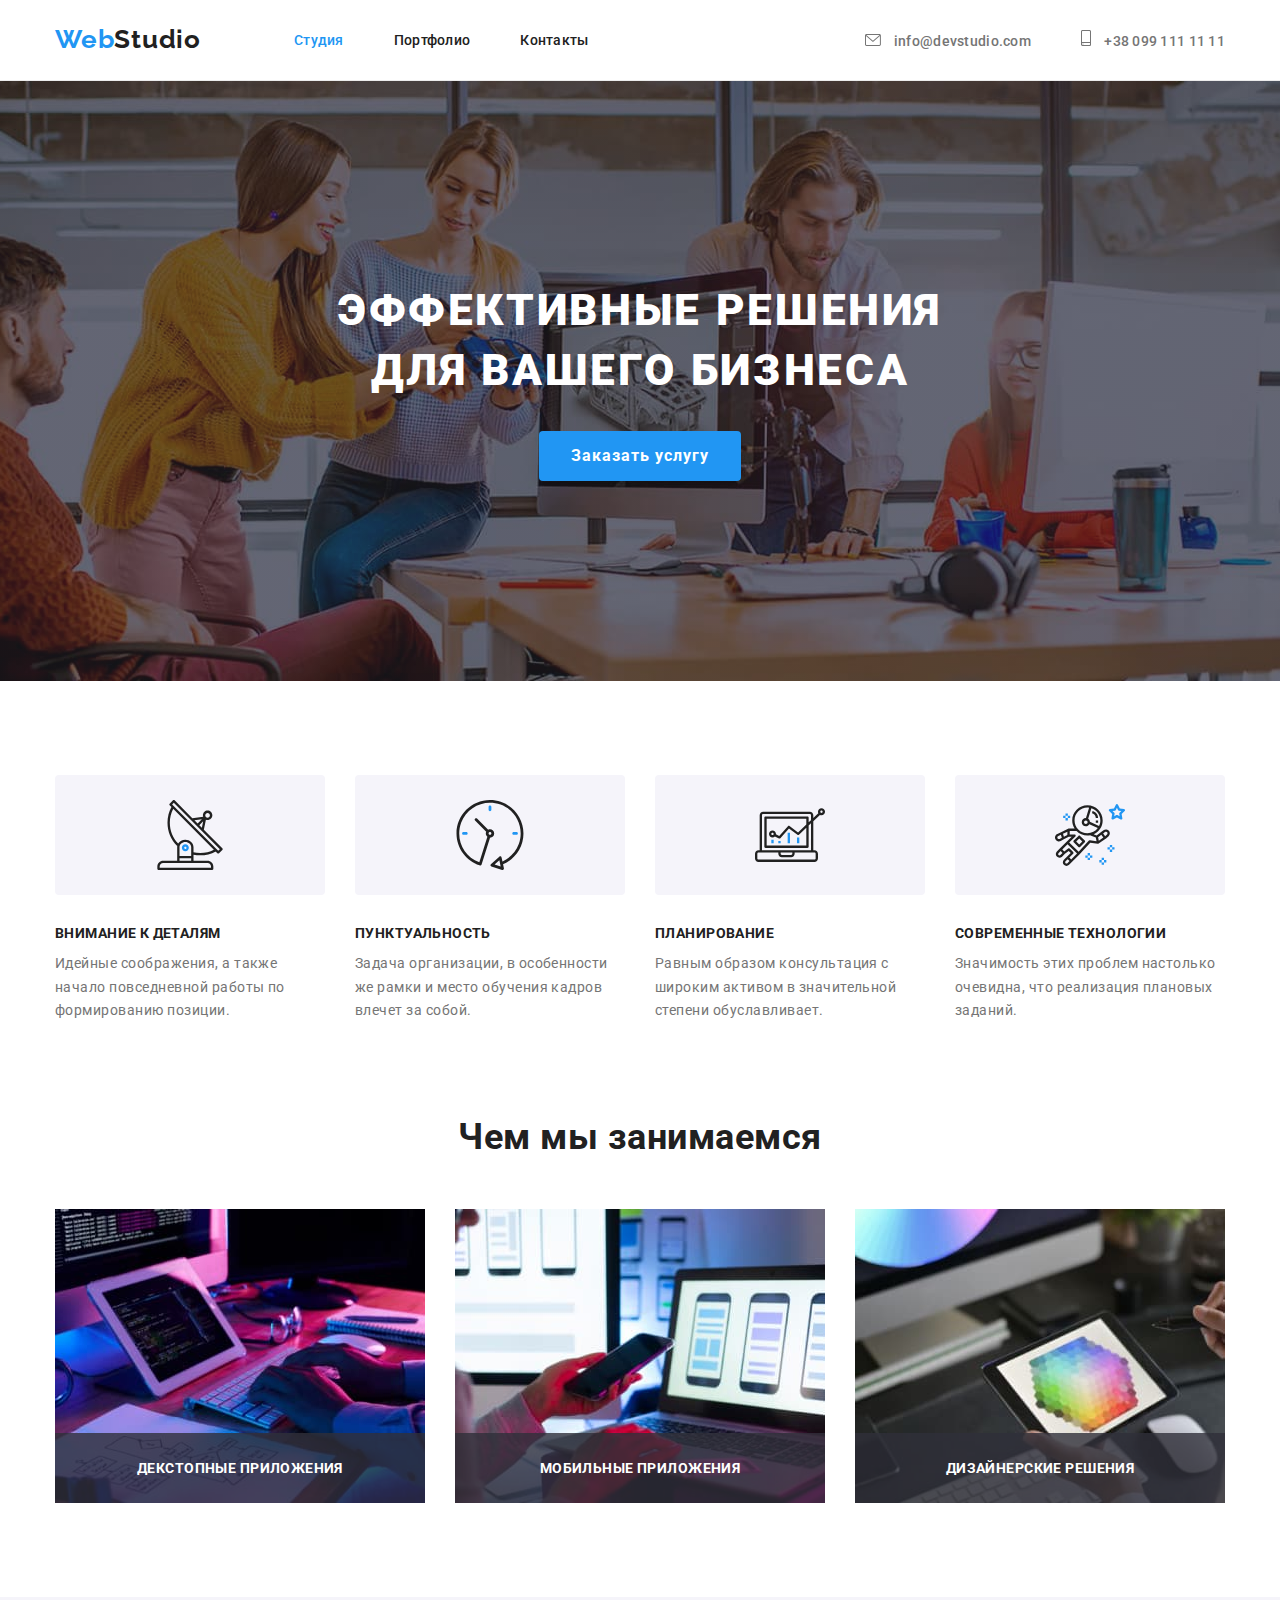
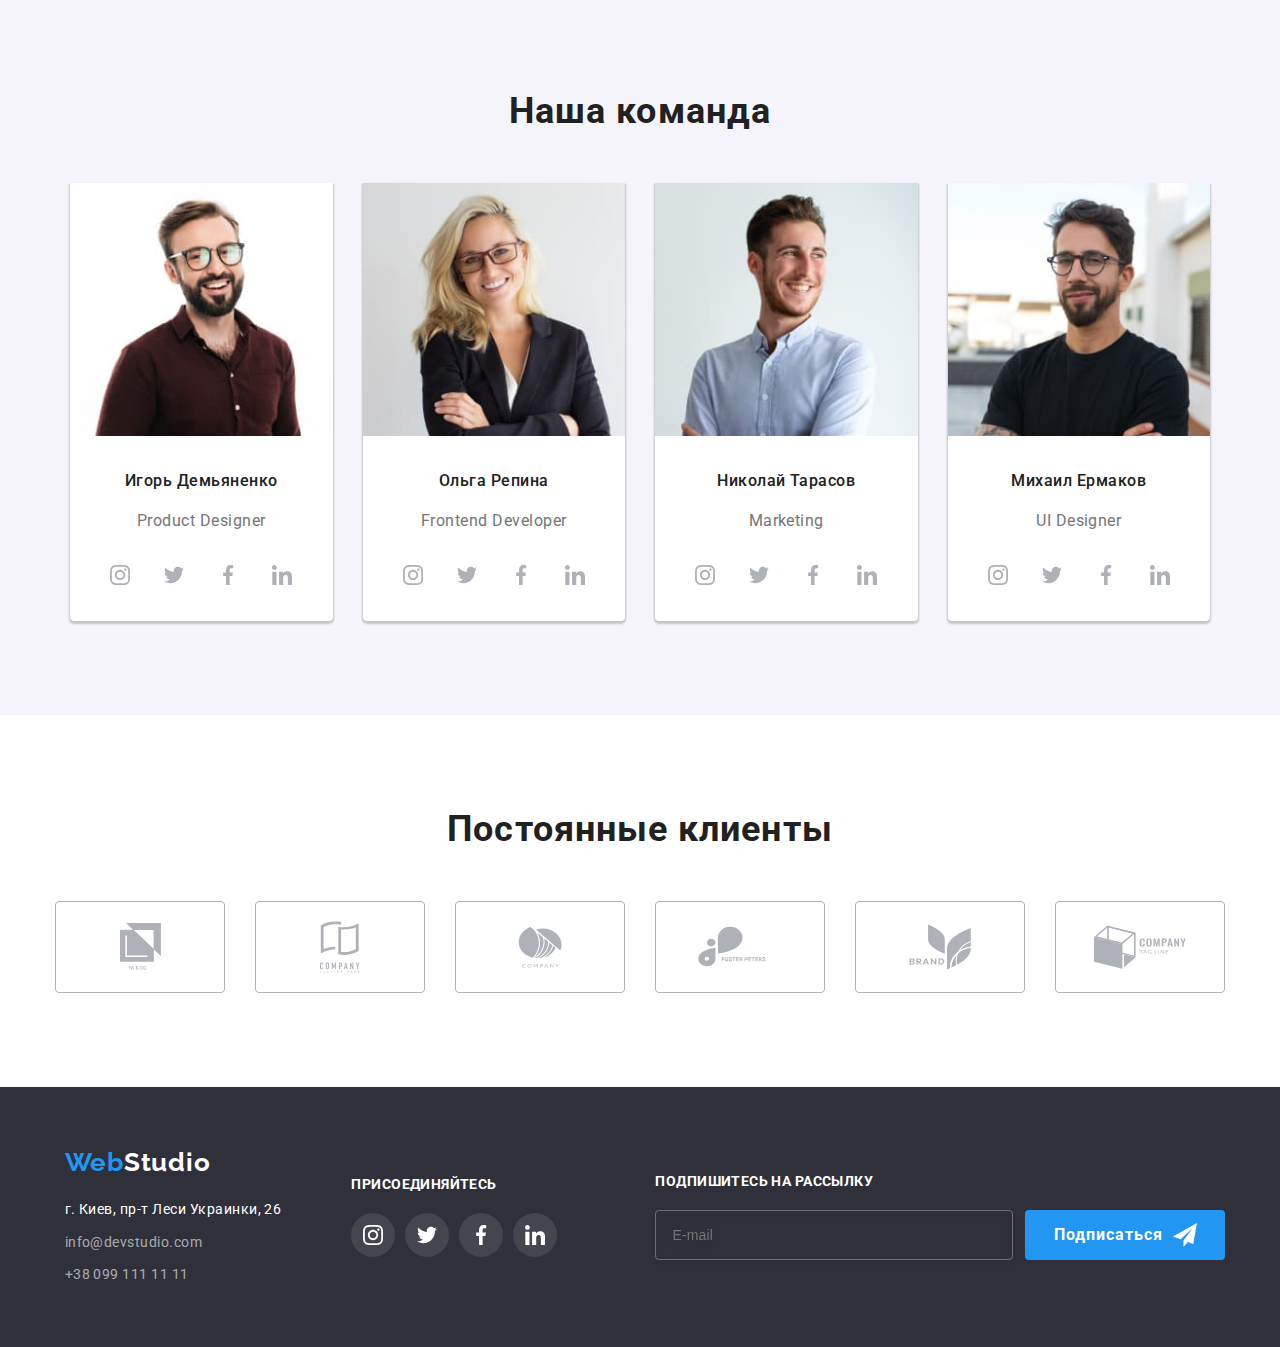
<file: index.html>
<!DOCTYPE html>
<html lang="ru">
  <head>
    <meta charset="UTF-8" />
    <meta http-equiv="X-UA-Compatible" content="IE=edge" />
    <meta name="viewport" content="width=device-width, initial-scale=1.0" />
    <title>Веб-студия</title>
    <link rel="preconnect" href="https://fonts.googleapis.com" />
    <link rel="preconnect" href="https://fonts.gstatic.com" crossorigin />
    <link
      href="https://fonts.googleapis.com/css2?family=Raleway:wght@700&family=Roboto:wght@400;500;700;900&display=swap"
      rel="stylesheet"
    />
    <link
      rel="stylesheet"
      href="https://cdnjs.cloudflare.com/ajax/libs/modern-normalize/1.1.0/modern-normalize.min.css"
      integrity="sha512-wpPYUAdjBVSE4KJnH1VR1HeZfpl1ub8YT/NKx4PuQ5NmX2tKuGu6U/JRp5y+Y8XG2tV+wKQpNHVUX03MfMFn9Q=="
      crossorigin="anonymous"
      referrerpolicy="no-referrer"
    />
    <link rel="stylesheet" href="./css/main.min.css" />
  </head>
  <body>
    <!-- $$$$$$$$$$$$$$ HEADER $$$$$$$$$$$$$$-->
    <header>
      <div class="header">
        <div class="container">
        <div class="header__container">
          <nav class="site-nav">
            <a href="./" lang="en" class="site-nav__logo"
              ><span class="logo">Web</span>Studio</a
            >
            <ul class="site-list list">
              <li class="site-list__item">
                <a href="./index.html" class="site-nav__link current">Студия</a>
              </li>
              <li class="site-list__item">
                <a href="./portfolio.html" class="site-nav__link">Портфолио</a>
              </li>
              <li class="site-list__item">
                <a href="" class="site-nav__link">Контакты</a>
              </li>
            </ul>
          </nav>
          <ul class="site-contacts list">
            <li class="site-contacts__item">
              <a href="mailto:info@example.com" class="site-contacts__link">
                <svg class="site-contacts__icon" width="16" height="12">
                  <use href="./images/icons.svg#envelope"></use>
                </svg>
                info@devstudio.com</a
              >
            </li>
            <li class="site-contacts__item">
              <a href="tel:+380991111111" class="site-contacts__link">
                <svg class="site-contacts__icon" width="10" height="16">
                  <use href="./images/icons.svg#smartphone"></use>
                </svg>
                +38 099 111 11 11</a
              >
            </li>
          </ul>
          <button type="button" class="menu-open-btn" data-menu-open>
            <svg class="menu-open-icon" width="24px" height="16px">
                  <use href="./images/icons.svg#menu-header-btn">
                  </svg>
          </button>
        </div>
        <div class="mob-menu is-hidden" data-menu>
          <div class="container">
            <div class="mob-menu__top">
          <button type="button" class="menu-close-btn" data-menu-close>
            <svg class="menu-close-icon" width="24px" height="16px">
                  <use href="./images/icons.svg#menu-header-close-btn">
                  </svg>
          </button>
          <ul class="mob-list list">
              <li class="mob-list__item">
                <a href="./index.html" class="mob-nav__link">Студия</a>
              </li>
              <li class="mob-list__item">
                <a href="./portfolio.html" class="mob-nav__link">Портфолио</a>
              </li>
              <li class="mob-list__item">
                <a href="#" class="mob-nav__link">Контакты</a>
              </li>
            </ul>
            </div>
            <div class="mob-menu__bottom">
            <ul class="mob-contacts list">
            <li class="mob-contacts__item">
              <a href="tel:+380991111111" class="mob-contacts__tel">
                +38 099 111 11 11</a>
            </li>
            <li class="mob-contacts__item">
              <a href="mailto:info@example.com" class="mob-contacts__email">
                info@devstudio.com</a>
            </li>
          </ul>
          <ul class="mob-social list">
              <li class="mob-social__item">
                <a href="./index.html" class="mob-social__link">Instagram</a>
              </li>
              <li class="mob-social__item">
                <a href="./portfolio.html" class="mob-social__link">Twitter</a>
              </li>
              <li class="mob-social__item">
                <a href="" class="mob-social__link">Facebook</a>
              </li>
              <li class="mob-social__item">
                <a href="" class="mob-social__link">LinkedIn</a>
              </li>
            </ul>
            </div>
        </div>
        </div>
        </div>
      </div>
    </header>

    <!-- $$$$$$$$$$$$$$ MAIN $$$$$$$$$$$$$$ -->
    <main>
    <!-- $$$$$$$$$$$$$$ HERO $$$$$$$$$$$$$$ -->
      <section class="hero">
        <div class="container">
          <h1 class="hero__name">
            Эффективные решения <br />
            для вашего бизнеса
          </h1>
          <button type="button" class="hero__button" data-modal-open>
            Заказать услугу
          </button>
          <div class="backdrop is-hidden" data-modal>
            <div class="modal">
              <button class="modal__close" data-modal-close>
                <svg width="11px" height="11px">
                  <use href="./images/icons.svg#vector"></use>
                </svg>
              </button>
              <p class="modal__title">Оставьте свои данные, мы вам перезвоним</p>
              <form action="#">
              <div class="modal-form">
                <label class="modal-form__text" for="user-name">Имя</label>
                <div class="input-wrap">
                <input
                  type="text"
                  class="input-wrap__form"
                  name="user-name"
                  id="user-name"
                  required
                />
                <svg class="input-wrap__icon"  width="18px" height="18px">
                  <use href="./images/icons.svg#person">
                  </svg>
                  </div>
              </div>
              <div class="modal-form">
                <label class="modal-form__text" for="user-phone">Телефон</label>
                <div class="input-wrap">
                <input
                  type="tel"
                  class="input-wrap__form"
                  name="user-phone"
                  id="user-phone"
                  required
                />
                <svg class="input-wrap__icon" width="18px" height="18px">
                  <use href="./images/icons.svg#phone">
                  </svg>
                  </div>
              </div>
              <div class="modal-form">
                <label class="modal-form__text" for="user-email">Почта</label>
                <div class="input-wrap">
                <input
                  type="email"
                  class="input-wrap__form"
                  name="user-email"
                  id="user-email"
                  required
                />
                <svg class="input-wrap__icon" width="18px" height="18px">
                  <use href="./images/icons.svg#email">
                  </svg>
                  </div>
              </div>
              <div class="modal-comment">
                <label class="modal-form__text" for="user-text">Комментарий</label>
                <textarea
                  name="user-text"
                  id="user-text"
                  class="modal-comment__text"
                  placeholder="Введите текст"
                ></textarea>
              </div>
              <div class="modal-check">
              <input type="checkbox" name="policy" id="policy" class="visually-hidden modal-check__policy">
              <label for="policy" class="modal-check__text">
                <span class="modal-check__box">
                  <svg class="modal-check__icon" width="16" height="15">
                  <use href="./images/icons.svg#check">
                  </svg>
                </span>
                Соглашаюсь с рассылкой и принимаю&nbsp;
                <a href="./index.html" class="modal-check__document"
                  >Условия договора</a>
              </label>
              </div>
              <button type="submit" class="modal-check__button">Отправить</button>
              </form>
            </div>
          </div>
        </div>
      </section>

    <!-- $$$$$$$$$$$$$$ WORK $$$$$$$$$$$$$$ -->
    <section class="section">
      <div class="container">
        <ul class="work list">
          <li class="work__item">
            <div class="work__icon">
              <svg width="70px" height="70px">
                <use href="./images/icons.svg#antenna-1"></use>
              </svg>
            </div>
            <h3 class="work__title">Внимание к деталям</h3>
            <p class="work__text">
              Идейные соображения, а также начало повседневной работы по
              формированию позиции.
            </p>
          </li>
          <li class="work__item">
            <div class="work__icon">
              <svg width="70px" height="70px">
                <use href="./images/icons.svg#clock-1"></use>
              </svg>
            </div>
            <h3 class="work__title">Пунктуальность</h3>
            <p class="work__text">
              Задача организации, в особенности же рамки и место обучения кадров
              влечет за собой.
            </p>
          </li>
          <li class="work__item">
            <div class="work__icon">
              <svg width="70px" height="70px">
                <use href="./images/icons.svg#diagram-1"></use>
              </svg>
            </div>
            <h3 class="work__title">Планирование</h3>
            <p class="work__text">
              Равным образом консультация с широким активом в значительной
              степени обуславливает.
            </p>
          </li>
          <li class="work__item">
            <div class="work__icon">
              <svg width="70px" height="70px">
                <use href="./images/icons.svg#astronaut-1"></use>
              </svg>
            </div>
            <h3 class="work__title">Современные технологии</h3>
            <p class="work__text">
              Значимость этих проблем настолько очевидна, что реализация
              плановых заданий.
            </p>
          </li>
        </ul>
      </div>
    </section>

    <section class="work-list">
      <div class="container">
        <h2 class="work-list__title">Чем мы занимаемся</h2>
        <ul class="work-list__list list">
          <li class="work-list__image">
            <div class="work-list__name">
              <img 
              srcset="./images/work/work-img1-1x.jpg 1x, 
              ./images/work/work-img1-2x.jpg 2x"
              src="./images/img1.jpg" alt="Создаем сайты" width="370" />
              <p class="work-list__text">ДЕКСТОПНЫЕ ПРИЛОЖЕНИЯ</p>
            </div>
          </li>
          <li class="work-list__image">
            <div class="work-list__name">
              <img
              srcset="./images/work/work-img2-1x.jpg 1x, 
              ./images/work/work-img2-2x.jpg 2x"
                src="./images/img2.jpg"
                alt="Продвигаем приложения"
                width="370"
              />
              <p class="work-list__text">МОБИЛЬНЫЕ ПРИЛОЖЕНИЯ</p>
            </div>
          </li>
          <li class="work-list__image">
            <div class="work-list__name">
              <img
              srcset="./images/work/work-img3-1x.jpg 1x, 
              ./images/work/work-img3-2x.jpg 2x"
                src="./images/img3.jpg"
                alt="Увеличиваем трафик"
                width="370"
              />
              <p class="work-list__text">ДИЗАЙНЕРСКИЕ РЕШЕНИЯ</p>
            </div>
          </li>
        </ul>
      </div>
    </section>

    <!-- $$$$$$$$$$$$$$ COMMAND $$$$$$$$$$$$$$ -->
    <section class="command section">
      <div class="container">
        <h2 class="command__title">Наша команда</h2>
        <ul class="command-box list">
          <li class="command-box__list">
            <picture>
              <source 
              srcset="./images/command/command-img1-desk-1x.jpg 1x, 
              ./images/command/command-img1-desk-2x.jpg 2x"
              media="(min-width: 1200px)" />

              <source 
              srcset="./images/command/command-img1-tab-1x.jpg 1x, 
              ./images/command/command-img1-tab-2x.jpg 2x"
              media="(min-width: 768px)" />
              <source 
              srcset="./images/command/command-img1-mob-1x.jpg 1x, 
              ./images/command/command-img1-mob-2x.jpg 2x"
              media="(min-width: 320px)" />

              <img src="./images/photo1.jpg" alt="Игорь" />
            </picture>
            <div class="command-box__name">
              <h3 class="command-box__title">Игорь Демьяненко</h3>
              <p lang="en" class="command-box__text">Product Designer</p>
            </div>
            <div class="social">
              <ul class="social__list list">
                <li class="social__item">
                  <a class="social__link" href="#">
                    <svg class="social__icon" width="20px" height="20px">
                      <use href="./images/icons.svg#instagram"></use>
                    </svg>
                  </a>
                </li>
                <li class="social__item">
                  <a class="social__link" href="#">
                    <svg class="social__icon" width="20px" height="20px">
                      <use href="./images/icons.svg#twitter"></use>
                    </svg>
                  </a>
                </li>
                <li class="social__item">
                  <a class="social__link" href="#">
                    <svg class="social__icon" width="20px" height="20px">
                      <use href="./images/icons.svg#facebook"></use>
                    </svg>
                  </a>
                </li>
                <li class="social__item">
                  <a class="social__link" href="#">
                    <svg class="social__icon" width="20px" height="20px">
                      <use href="./images/icons.svg#linkedin"></use>
                    </svg>
                  </a>
                </li>
              </ul>
            </div>
          </li>
          <li class="command-box__list">
            <picture>
              <source 
              srcset="./images/command/command-img2-desk-1x.jpg 1x, 
              ./images/command/command-img2-desk-2x.jpg 2x"
              media="(min-width: 1200px)" />

              <source 
              srcset="./images/command/command-img2-tab-1x.jpg 1x, 
              ./images/command/command-img2-tab-2x.jpg 2x"
              media="(min-width: 768px)" />
              <source 
              srcset="./images/command/command-img2-mob-1x.jpg 1x, 
              ./images/command/command-img2-mob-2x.jpg 2x"
              media="(min-width: 320px)" />

              <img src="./images/photo2.jpg" alt="Ольга" />
            </picture>
            <div class="command-box__name">
              <h3 class="command-box__title">Ольга Репина</h3>
              <p lang="en" class="command-box__text">Frontend Developer</p>
            </div>
            <div class="social">
              <ul class="social__list list">
                <li class="social__item">
                  <a class="social__link" href="#">
                    <svg class="social__icon" width="20px" height="20px">
                      <use href="./images/icons.svg#instagram"></use>
                    </svg>
                  </a>
                </li>
                <li class="social__item">
                  <a class="social__link" href="#">
                    <svg class="social__icon" width="20px" height="20px">
                      <use href="./images/icons.svg#twitter"></use>
                    </svg>
                  </a>
                </li>
                <li class="social__item">
                  <a class="social__link" href="#">
                    <svg class="social__icon" width="20px" height="20px">
                      <use href="./images/icons.svg#facebook"></use>
                    </svg>
                  </a>
                </li>
                <li class="social__item">
                  <a class="social__link" href="#">
                    <svg class="social__icon" width="20px" height="20px">
                      <use href="./images/icons.svg#linkedin"></use>
                    </svg>
                  </a>
                </li>
              </ul>
            </div>
          </li>
          <li class="command-box__list">
            <picture>
              <source 
              srcset="./images/command/command-img3-desk-1x.jpg 1x, 
              ./images/command/command-img3-desk-2x.jpg 2x"
              media="(min-width: 1200px)" />

              <source 
              srcset="./images/command/command-img3-tab-1x.jpg 1x, 
              ./images/command/command-img3-tab-2x.jpg 2x"
              media="(min-width: 768px)" />
              <source 
              srcset="./images/command/command-img3-mob-1x.jpg 1x, 
              ./images/command/command-img3-mob-2x.jpg 2x"
              media="(min-width: 320px)" />

              <img src="./images/photo3.jpg" alt="Николай" />
            </picture>
            <div class="command-box__name">
              <h3 class="command-box__title">Николай Тарасов</h3>
              <p lang="en" class="command-box__text">Marketing</p>
            </div>
            <div class="social">
              <ul class="social__list list">
                <li class="social__item">
                  <a class="social__link" href="#">
                    <svg class="social__icon" width="20px" height="20px">
                      <use href="./images/icons.svg#instagram"></use>
                    </svg>
                  </a>
                </li>
                <li class="social__item">
                  <a class="social__link" href="#">
                    <svg class="social__icon" width="20px" height="20px">
                      <use href="./images/icons.svg#twitter"></use>
                    </svg>
                  </a>
                </li>
                <li class="social__item">
                  <a class="social__link" href="#">
                    <svg class="social__icon" width="20px" height="20px">
                      <use href="./images/icons.svg#facebook"></use>
                    </svg>
                  </a>
                </li>
                <li class="social__item">
                  <a class="social__link" href="#">
                    <svg class="social__icon" width="20px" height="20px">
                      <use href="./images/icons.svg#linkedin"></use>
                    </svg>
                  </a>
                </li>
              </ul>
            </div>
          </li>
          <li class="command-box__list">
            <picture>
              <source 
              srcset="./images/command/command-img4-desk-1x.jpg 1x, 
              ./images/command/command-img4-desk-2x.jpg 2x"
              media="(min-width: 1200px)" />

              <source 
              srcset="./images/command/command-img4-tab-1x.jpg 1x, 
              ./images/command/command-img4-tab-2x.jpg 2x"
              media="(min-width: 768px)" />
              <source 
              srcset="./images/command/command-img4-mob-1x.jpg 1x, 
              ./images/command/command-img4-mob-2x.jpg 2x"
              media="(min-width: 320px)" />

              <img src="./images/photo4.jpg" alt="Михаил" />
            </picture>
            <div class="command-box__name">
              <h3 class="command-box__title">Михаил Ермаков</h3>
              <p lang="en" class="command-box__text">UI Designer</p>
            </div>
            <div class="social">
              <ul class="social__list list">
                <li class="social__item">
                  <a class="social__link" href="#">
                    <svg class="social__icon" width="20px" height="20px">
                      <use href="./images/icons.svg#instagram"></use>
                    </svg>
                  </a>
                </li>
                <li class="social__item">
                  <a class="social__link" href="#">
                    <svg class="social__icon" width="20px" height="20px">
                      <use href="./images/icons.svg#twitter"></use>
                    </svg>
                  </a>
                </li>
                <li class="social__item">
                  <a class="social__link" href="#">
                    <svg class="social__icon" width="20px" height="20px">
                      <use href="./images/icons.svg#facebook"></use>
                    </svg>
                  </a>
                </li>
                <li class="social__item">
                  <a class="social__link" href="#">
                    <svg class="social__icon" width="20px" height="20px">
                      <use href="./images/icons.svg#linkedin"></use>
                    </svg>
                  </a>
                </li>
              </ul>
            </div>
          </li>
        </ul>
      </div>
    </section>

    <!-- $$$$$$$$$$$$$$ CLIENTS $$$$$$$$$$$$$$ -->
    <section class="section">
        <div class="clients container">
          <h2 class="clients__title">Постоянные клиенты</h2>
          <ul class="clients__list list">
            <li class="clients__item">
              <a href="#" class="clients__link">
                <svg class="clients__icon" width="41px" height="47px">
                  <use href="./images/icons.svg#client1"></use>
                </svg>
              </a>
            </li>
            <li class="clients__item">
              <a href="#" class="clients__link">
                <svg class="clients__icon" width="40px" height="52px">
                  <use href="./images/icons.svg#client2"></use>
                </svg>
              </a>
            </li>
            <li class="clients__item">
              <a href="#" class="clients__link">
                <svg class="clients__icon" width="44px" height="42px">
                  <use href="./images/icons.svg#client3"></use>
                </svg>
              </a>
            </li>
            <li class="clients__item">
              <a href="#" class="clients__link">
                <svg class="clients__icon" width="84px" height="41px">
                  <use href="./images/icons.svg#client4"></use>
                </svg>
              </a>
            </li>
            <li class="clients__item">
              <a href="#" class="clients__link">
                <svg class="clients__icon" width="63px" height="46px">
                  <use href="./images/icons.svg#client5"></use>
                </svg>
              </a>
            </li>
            <li class="clients__item">
              <a href="#" class="clients__link">
                <svg class="clients__icon" width="94px" height="44px">
                  <use href="./images/icons.svg#client6"></use>
                </svg>
              </a>
            </li>
          </ul>
        </div>
      </section>
    </main>

    <!-- $$$$$$$$$$$$$$ FOOTER $$$$$$$$$$$$$$ -->
    <footer>
      <div class="footer">
        <div class="container">
          <div class="footer__boxs">
          <div class="footer__name">
            <a href="./" lang="en" class="footer__logo"
              ><span class="logo">Web</span>Studio</a
            >
            <address class="footer-adress">
              <a
                href="https://www.google.com/maps/place/бул.+Леси+Украинки,+26,+Киев,+02000/@50.4265807,30.5361971,17z/data=!3m1!4b1!4m5!3m4!1s0x40d4cf0e033ecbe9:0x57a4dffefec77da0!8m2!3d50.4265807!4d30.5383858"
                target="_blank"
                rel="noopener noreferrer"
                class="footer-adress__link"
                >г. Киев, пр-т Леси Украинки, 26</a
              >
              <ul class="footer-contact list">
                <li>
                  <a href="mailto:info@example.com" class="footer-contact__link"
                    >info@devstudio.com</a
                  >
                </li>
                <li class="footer-contact__item">
                  <a href="tel:+380991111111" class="footer-contact__link"
                    >+38 099 111 11 11</a
                  >
                </li>
              </ul>
            </address>
          </div>
          <div class="footer-social">
            <h3 class="footer-social__name">Присоединяйтесь</h3>
            <ul class="footer-social__list list">
              <li class="footer-social__item">
                <a class="footer-social__link" href="#">
                  <svg class="footer-social__icon" width="20px" height="20px">
                    <use href="./images/icons.svg#instagram-2"></use>
                  </svg>
                </a>
              </li>
              <li class="footer-social__item">
                <a class="footer-social__link" href="#">
                  <svg class="footer-social__icon" width="20px" height="20px">
                    <use href="./images/icons.svg#twitter-2"></use>
                  </svg>
                </a>
              </li>
              <li class="footer-social__item">
                <a class="footer-social__link" href="#">
                  <svg class="footer-social__icon" width="20px" height="20px">
                    <use href="./images/icons.svg#facebook-2"></use>
                  </svg>
                </a>
              </li>
              <li class="footer-social__item">
                <a class="footer-social__link" href="#">
                  <svg class="footer-social__icon" width="20px" height="20px">
                    <use href="./images/icons.svg#linkedin-2"></use>
                  </svg>
                </a>
              </li>
            </ul>
          </div>
          <div class="footer-email">
            <h3 class="footer-email__name">Подпишитесь на рассылку</h3>
            <form action="#">
              <div class="footer-box">
                <input
                  type="email"
                  class="footer-box__input"
                  name="user-email"
                  id="user-email"
                  placeholder="E-mail"
                  required
                />
                <button type="submit" class="footer-box__button">
                  Подписаться
                  <svg class="footer-box__icon" width="24" height="24">
                    <use href="./images/icons.svg#icon-send"></use>
                  </svg>
                </button>
              </div>
            </form>
          </div>
        </div>
        </div>
      </div>
    </footer>
    <script src="./js/modal.js"></script>
    <script src="./js/menu.js"></script>
  </body>
</html>
</file>
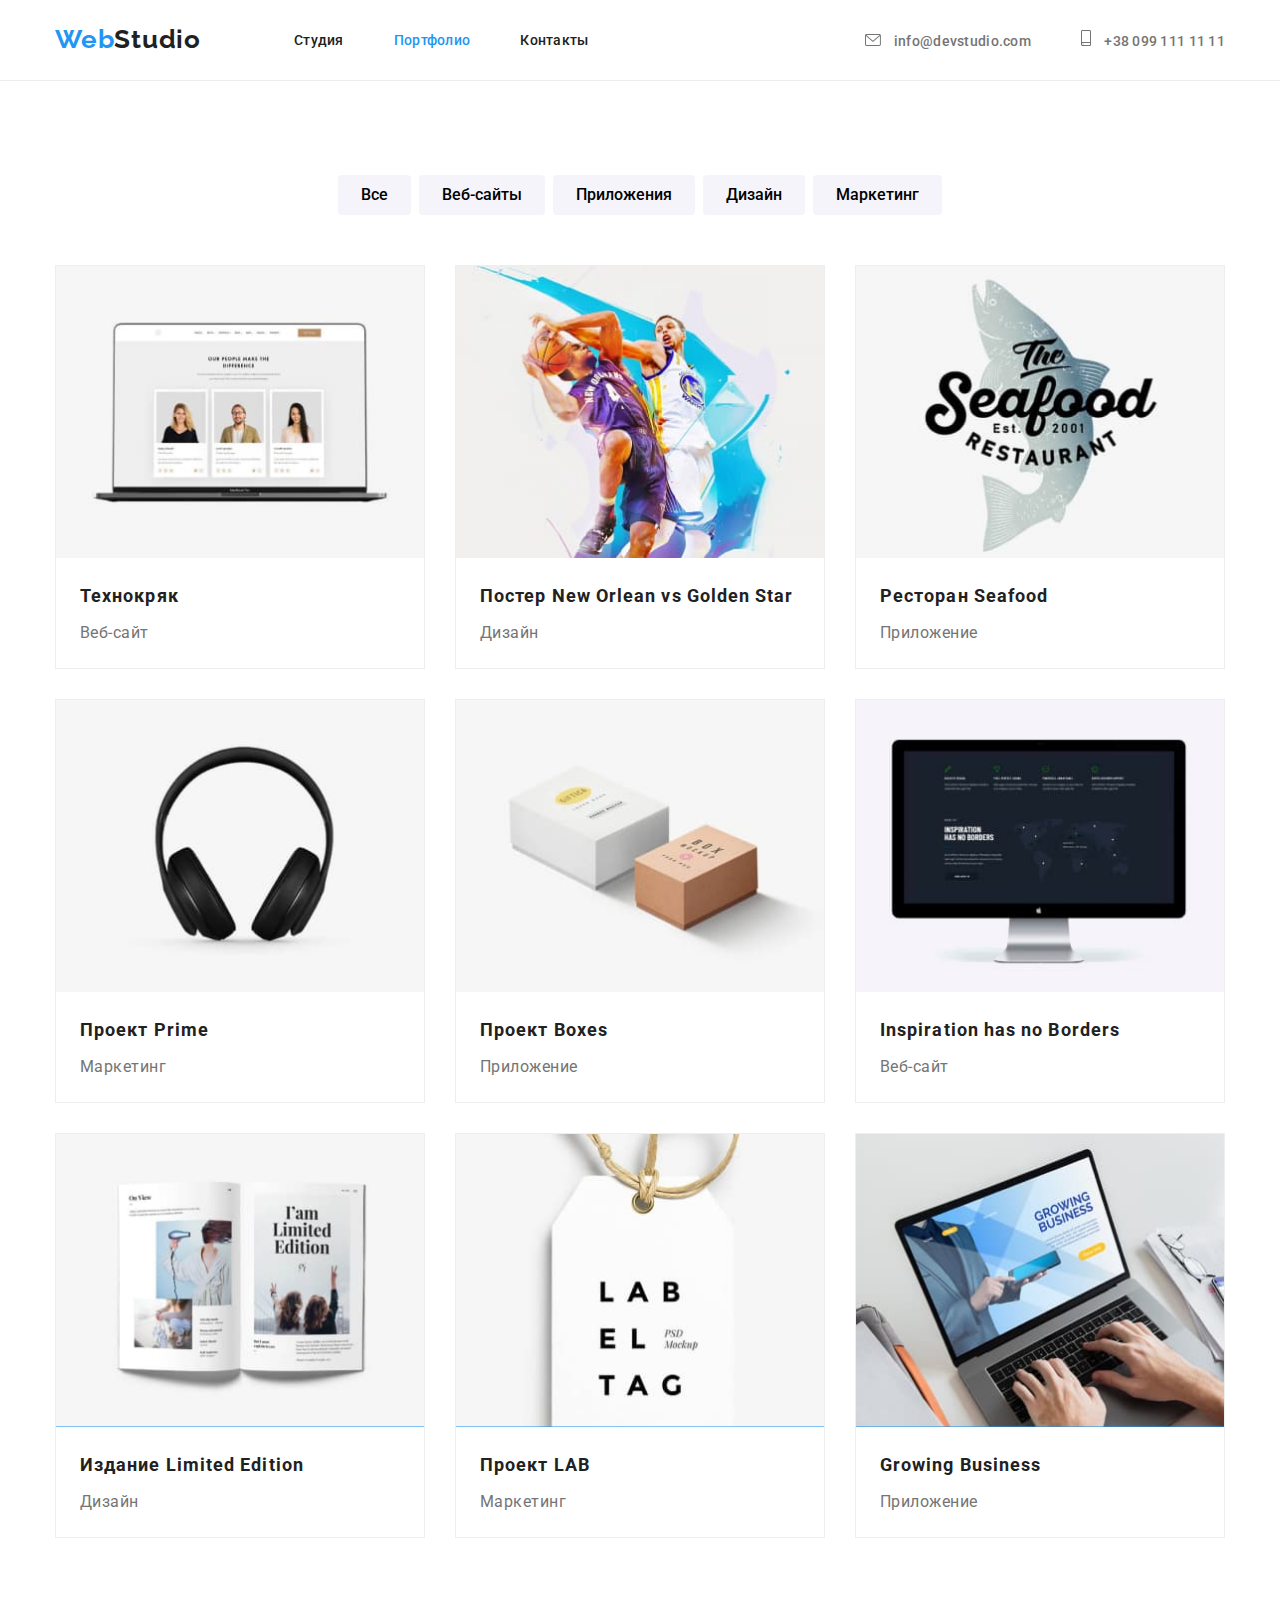
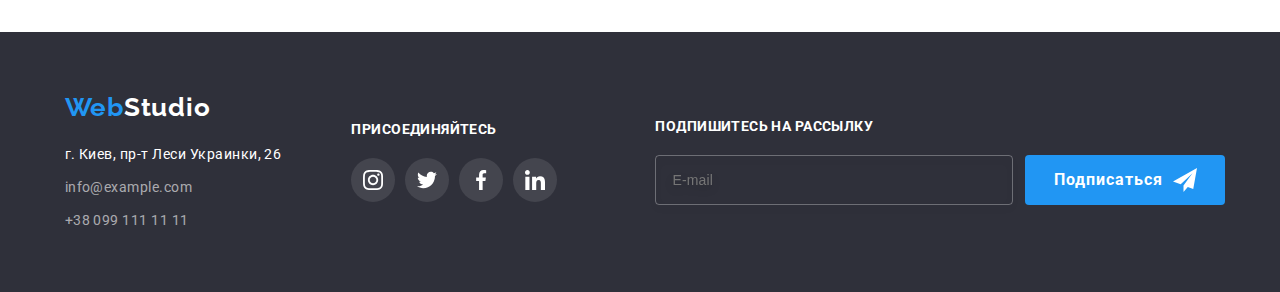
<file: portfolio.html>
<!DOCTYPE html>
<html lang="ru">
  <head>
    <meta charset="UTF-8" />
    <meta http-equiv="X-UA-Compatible" content="IE=edge" />
    <meta name="viewport" content="width=device-width, initial-scale=1.0" />
    <title>Портфолио</title>
    <link rel="preconnect" href="https://fonts.googleapis.com" />
    <link rel="preconnect" href="https://fonts.gstatic.com" crossorigin />
    <link
      href="https://fonts.googleapis.com/css2?family=Raleway:wght@700&family=Roboto:wght@400;500;700;900&display=swap"
      rel="stylesheet"
    />
    <link
      rel="stylesheet"
      href="https://cdnjs.cloudflare.com/ajax/libs/modern-normalize/1.1.0/modern-normalize.min.css"
      integrity="sha512-wpPYUAdjBVSE4KJnH1VR1HeZfpl1ub8YT/NKx4PuQ5NmX2tKuGu6U/JRp5y+Y8XG2tV+wKQpNHVUX03MfMFn9Q=="
      crossorigin="anonymous"
      referrerpolicy="no-referrer"
    />
    <link rel="stylesheet" href="./css/main.min.css" />
  </head>
  <body>
    <!-- $$$$$$$$$$$$$$ HEADER $$$$$$$$$$$$$$ -->
    <header>
      <div class="header">
        <div class="container">
        <div class="header__container">
          <nav class="site-nav">
            <a href="./" lang="en" class="site-nav__logo"
              ><span class="logo">Web</span>Studio</a
            >
            <ul class="site-list list">
              <li class="site-list__item">
                <a href="./index.html" class="site-nav__link">Студия</a>
              </li>
              <li class="site-list__item">
                <a href="./portfolio.html" class="site-nav__link current">Портфолио</a>
              </li>
              <li class="site-list__item">
                <a href="" class="site-nav__link">Контакты</a>
              </li>
            </ul>
          </nav>
          <ul class="site-contacts list">
            <li class="site-contacts__item">
              <a href="mailto:info@example.com" class="site-contacts__link">
                <svg class="site-contacts__icon" width="16" height="12">
                  <use href="./images/icons.svg#envelope"></use>
                </svg>
                info@devstudio.com</a
              >
            </li>
            <li class="site-contacts__item">
              <a href="tel:+380991111111" class="site-contacts__link">
                <svg class="site-contacts__icon" width="10" height="16">
                  <use href="./images/icons.svg#smartphone"></use>
                </svg>
                +38 099 111 11 11</a
              >
            </li>
          </ul>
          <button type="button" class="menu-open-btn" data-menu-open>
            <svg class="menu-open-icon" width="24px" height="16px">
                  <use href="./images/icons.svg#menu-header-btn">
                  </svg>
          </button>
        </div>
        <div class="mob-menu is-hidden" data-menu>
          <div class="container">
            <div class="mob-menu__top">
          <button type="button" class="menu-close-btn" data-menu-close>
            <svg class="menu-close-icon" width="24px" height="16px">
                  <use href="./images/icons.svg#menu-header-close-btn">
                  </svg>
          </button>
          <ul class="mob-list list">
              <li class="mob-list__item">
                <a href="./index.html" class="mob-nav__link">Студия</a>
              </li>
              <li class="mob-list__item">
                <a href="./portfolio.html" class="mob-nav__link">Портфолио</a>
              </li>
              <li class="mob-list__item">
                <a href="#" class="mob-nav__link">Контакты</a>
              </li>
            </ul>
            </div>
            <div class="mob-menu__bottom">
            <ul class="mob-contacts list">
            <li class="mob-contacts__item">
              <a href="tel:+380991111111" class="mob-contacts__tel">
                +38 099 111 11 11</a>
            </li>
            <li class="mob-contacts__item">
              <a href="mailto:info@example.com" class="mob-contacts__email">
                info@devstudio.com</a>
            </li>
          </ul>
          <ul class="mob-social list">
              <li class="mob-social__item">
                <a href="./index.html" class="mob-social__link">Instagram</a>
              </li>
              <li class="mob-social__item">
                <a href="./portfolio.html" class="mob-social__link">Twitter</a>
              </li>
              <li class="mob-social__item">
                <a href="" class="mob-social__link">Facebook</a>
              </li>
              <li class="mob-social__item">
                <a href="" class="mob-social__link">LinkedIn</a>
              </li>
            </ul>
            </div>
        </div>
        </div>
        </div>
      </div>
    </header>

    <!-- $$$$$$$$$$$$$$ MAIN $$$$$$$$$$$$$$ -->
    <main>
      <section class="portfolio">
        <h1 class="portfolio-name">Наши проекты</h1>
        <div class="container">
          <ul class="portfolio-button list">
            <li class="portfolio-btn-list">
              <button type="button" class="portfolio-button-item">Все</button>
            </li>
            <li class="portfolio-btn-list">
              <button type="button" class="portfolio-button-item">
                Веб-сайты
              </button>
            </li>
            <li class="portfolio-btn-list">
              <button type="button" class="portfolio-button-item">
                Приложения
              </button>
            </li>
            <li class="portfolio-btn-list">
              <button type="button" class="portfolio-button-item">
                Дизайн
              </button>
            </li>
            <li class="portfolio-btn-list">
              <button type="button" class="portfolio-button-item p-b-t">
                Маркетинг
              </button>
            </li>
          </ul>
          </div>

      <div class="portfolio-projects">
        <div class="container">
            <ul class="portfolio-card list">
              <li class="portfolio-card-item">
                <a href="#" class="p-card">
                  <div class="portfolio-thumb">
                    <picture>
                      <source 
                      srcset="./images/portfolio/portfolio-img1-desk-1x.jpg 1x, 
                      ./images/portfolio/portfolio-img1-desk-2x.jpg 2x"
                      media="(min-width: 1200px)" />

                      <source 
                      srcset="./images/portfolio/portfolio-img1-tab-1x.jpg 1x, 
                      ./images/portfolio/portfolio-img1-tab-2x.jpg 2x"
                      media="(min-width: 768px)" />
                      <source 
                      srcset="./images/portfolio/portfolio-img1-mob-1x.jpg 1x, 
                      ./images/portfolio/portfolio-img1-mob-2x.jpg 2x"
                      media="(min-width: 320px)"/>

                      <img src="./images/image1.jpg" alt="Макбук"/>
                    </picture>
                    <p class="portfolio-overlay">
                      Технокряк это современная площадка распространения
                      коронавируса. Компании используют эту платформу для
                      цифрового шпионажа и атак на защищённые сервера
                      конкурентов.
                    </p>
                  </div>
                  <div class="portfolio-card-nav">
                    <h2 class="portfolio-card-name">Технокряк</h2>
                    <p class="portfolio-card-theme">Веб-сайт</p>
                  </div>
                </a>
              </li>
              <li class="portfolio-card-item">
                <a href="#" class="p-card">
                  <div class="portfolio-thumb">
                    <picture>
                      <source 
                      srcset="./images/portfolio/portfolio-img2-desk-1x.jpg 1x, 
                      ./images/portfolio/portfolio-img2-desk-2x.jpg 2x"
                      media="(min-width: 1200px)" />

                      <source 
                      srcset="./images/portfolio/portfolio-img2-tab-1x.jpg 1x, 
                      ./images/portfolio/portfolio-img2-tab-2x.jpg 2x"
                      media="(min-width: 768px)" />
                      <source 
                      srcset="./images/portfolio/portfolio-img2-mob-1x.jpg 1x, 
                      ./images/portfolio/portfolio-img2-mob-2x.jpg 2x"
                      media="(min-width: 320px)" />

                      <img
                      src="./images/image2.jpg"
                      alt="Баскетбол"
                    />
                    </picture>
                    
                    <p class="portfolio-overlay">
                      Технокряк это современная площадка распространения
                      коронавируса. Компании используют эту платформу для
                      цифрового шпионажа и атак на защищённые сервера
                      конкурентов.
                    </p>
                  </div>
                  <div class="portfolio-card-nav">
                    <h2 class="portfolio-card-name">
                      Постер <span lang="en">New Orlean vs Golden Star</span>
                    </h2>
                    <p class="portfolio-card-theme">Дизайн</p>
                  </div>
                </a>
              </li>
              <li class="portfolio-card-item">
                <a href="#" class="p-card">
                  <div class="portfolio-thumb">
                    <picture>
                      <source 
                      srcset="./images/portfolio/portfolio-img3-desk-1x.jpg 1x, 
                      ./images/portfolio/portfolio-img3-desk-2x.jpg 2x"
                      media="(min-width: 1200px)" />

                      <source 
                      srcset="./images/portfolio/portfolio-img3-tab-1x.jpg 1x, 
                      ./images/portfolio/portfolio-img3-tab-2x.jpg 2x"
                      media="(min-width: 768px)" />
                      <source 
                      srcset="./images/portfolio/portfolio-img3-mob-1x.jpg 1x, 
                      ./images/portfolio/portfolio-img3-mob-2x.jpg 2x"
                      media="(min-width: 320px)" />

                      <img src="./images/image3.jpg" alt="Логотип" />
                    </picture>
                    <p class="portfolio-overlay">
                      Технокряк это современная площадка распространения
                      коронавируса. Компании используют эту платформу для
                      цифрового шпионажа и атак на защищённые сервера
                      конкурентов.
                    </p>
                  </div>
                  <div class="portfolio-card-nav">
                    <h2 class="portfolio-card-name">
                      Ресторан <span lang="en">Seafood</span>
                    </h2>
                    <p class="portfolio-card-theme">Приложение</p>
                  </div>
                </a>
              </li>
              <li class="portfolio-card-item">
                <a href="#" class="p-card">
                  <div class="portfolio-thumb">
                    <picture>
                      <source 
                      srcset="./images/portfolio/portfolio-img4-desk-1x.jpg 1x, 
                      ./images/portfolio/portfolio-img4-desk-2x.jpg 2x"
                      media="(min-width: 1200px)" />

                      <source 
                      srcset="./images/portfolio/portfolio-img4-tab-1x.jpg 1x, 
                      ./images/portfolio/portfolio-img4-tab-2x.jpg 2x"
                      media="(min-width: 768px)" />
                      <source 
                      srcset="./images/portfolio/portfolio-img4-mob-1x.jpg 1x, 
                      ./images/portfolio/portfolio-img4-mob-2x.jpg 2x"
                      media="(min-width: 320px)" />

                      <img src="./images/image4.jpg" alt="Наушники" />
                    </picture>
                    <p class="portfolio-overlay">
                      Технокряк это современная площадка распространения
                      коронавируса. Компании используют эту платформу для
                      цифрового шпионажа и атак на защищённые сервера
                      конкурентов.
                    </p>
                  </div>
                  <div class="portfolio-card-nav">
                    <h2 class="portfolio-card-name">
                      Проект <span lang="en">Prime</span>
                    </h2>
                    <p class="portfolio-card-theme">Маркетинг</p>
                  </div>
                </a>
              </li>
              <li class="portfolio-card-item">
                <a href="#" class="p-card">
                  <div class="portfolio-thumb">
                    <picture>
                      <source 
                      srcset="./images/portfolio/portfolio-img5-desk-1x.jpg 1x, 
                      ./images/portfolio/portfolio-img5-desk-2x.jpg 2x"
                      media="(min-width: 1200px)" />

                      <source 
                      srcset="./images/portfolio/portfolio-img5-tab-1x.jpg 1x, 
                      ./images/portfolio/portfolio-img5-tab-2x.jpg 2x"
                      media="(min-width: 768px)" />
                      <source 
                      srcset="./images/portfolio/portfolio-img5-mob-1x.jpg 1x, 
                      ./images/portfolio/portfolio-img5-mob-2x.jpg 2x"
                      media="(min-width: 320px)" />

                      <img src="./images/image5.jpg" alt="Блоки" />
                    </picture>
                    <p class="portfolio-overlay">
                      Технокряк это современная площадка распространения
                      коронавируса. Компании используют эту платформу для
                      цифрового шпионажа и атак на защищённые сервера
                      конкурентов.
                    </p>
                  </div>
                  <div class="portfolio-card-nav">
                    <h2 class="portfolio-card-name">
                      Проект <span lang="en">Boxes</span>
                    </h2>
                    <p class="portfolio-card-theme">Приложение</p>
                  </div>
                </a>
              </li>
              <li class="portfolio-card-item">
                <a href="#" class="p-card">
                  <div class="portfolio-thumb">
                    <picture>
                      <source 
                      srcset="./images/portfolio/portfolio-img6-desk-1x.jpg 1x, 
                      ./images/portfolio/portfolio-img6-desk-2x.jpg 2x"
                      media="(min-width: 1200px)" />

                      <source 
                      srcset="./images/portfolio/portfolio-img6-tab-1x.jpg 1x, 
                      ./images/portfolio/portfolio-img6-tab-2x.jpg 2x"
                      media="(min-width: 768px)" />
                      <source 
                      srcset="./images/portfolio/portfolio-img6-mob-1x.jpg 1x, 
                      ./images/portfolio/portfolio-img6-mob-2x.jpg 2x"
                      media="(min-width: 320px)" />

                      <img src="./images/image6.jpg" alt="Аймак" />
                    </picture>
                    <p class="portfolio-overlay">
                      Технокряк это современная площадка распространения
                      коронавируса. Компании используют эту платформу для
                      цифрового шпионажа и атак на защищённые сервера
                      конкурентов.
                    </p>
                  </div>
                  <div class="portfolio-card-nav">
                    <h2 class="portfolio-card-name" lang="en">
                      Inspiration has no Borders
                    </h2>
                    <p class="portfolio-card-theme">Веб-сайт</p>
                  </div>
                </a>
              </li>
              <li class="portfolio-card-item">
                <a href="#" class="p-card">
                  <div class="portfolio-thumb">
                    <picture>
                      <source 
                      srcset="./images/portfolio/portfolio-img7-desk-1x.jpg 1x, 
                      ./images/portfolio/portfolio-img7-desk-2x.jpg 2x"
                      media="(min-width: 1200px)" />

                      <source 
                      srcset="./images/portfolio/portfolio-img7-tab-1x.jpg 1x, 
                      ./images/portfolio/portfolio-img7-tab-2x.jpg 2x"
                      media="(min-width: 768px)" />
                      <source 
                      srcset="./images/portfolio/portfolio-img7-mob-1x.jpg 1x, 
                      ./images/portfolio/portfolio-img7-mob-2x.jpg 2x"
                      media="(min-width: 320px)" />

                      <img src="./images/image7.jpg" alt="Журнал" />
                    </picture>
                    <p class="portfolio-overlay">
                      Технокряк это современная площадка распространения
                      коронавируса. Компании используют эту платформу для
                      цифрового шпионажа и атак на защищённые сервера
                      конкурентов.
                    </p>
                  </div>
                  <div class="portfolio-card-nav">
                    <h2 class="portfolio-card-name">
                      Издание <span lang="en">Limited Edition</span>
                    </h2>
                    <p class="portfolio-card-theme">Дизайн</p>
                  </div>
                </a>
              </li>
              <li class="portfolio-card-item">
                <a href="#" class="p-card">
                  <div class="portfolio-thumb">
                    <picture>
                      <source 
                      srcset="./images/portfolio/portfolio-img8-desk-1x.jpg 1x, 
                      ./images/portfolio/portfolio-img8-desk-2x.jpg 2x"
                      media="(min-width: 1200px)" />

                      <source 
                      srcset="./images/portfolio/portfolio-img8-tab-1x.jpg 1x, 
                      ./images/portfolio/portfolio-img8-tab-2x.jpg 2x"
                      media="(min-width: 768px)" />
                      <source 
                      srcset="./images/portfolio/portfolio-img8-mob-1x.jpg 1x, 
                      ./images/portfolio/portfolio-img8-mob-2x.jpg 2x"
                      media="(min-width: 320px)" />

                      <img
                      src="./images/image8.jpg"
                      alt="Маркетинг"
                    />
                    </picture>
                    
                    <p class="portfolio-overlay">
                      Технокряк это современная площадка распространения
                      коронавируса. Компании используют эту платформу для
                      цифрового шпионажа и атак на защищённые сервера
                      конкурентов.
                    </p>
                  </div>
                  <div class="portfolio-card-nav">
                    <h2 class="portfolio-card-name">
                      Проект <span lang="en">LAB</span>
                    </h2>
                    <p class="portfolio-card-theme">Маркетинг</p>
                  </div>
                </a>
              </li>
              <li class="portfolio-card-item">
                <a href="#" class="p-card">
                  <div class="portfolio-thumb">
                    <picture>
                      <source 
                      srcset="./images/portfolio/portfolio-img9-desk-1x.jpg 1x, 
                      ./images/portfolio/portfolio-img9-desk-2x.jpg 2x"
                      media="(min-width: 1200px)" />

                      <source 
                      srcset="./images/portfolio/portfolio-img9-tab-1x.jpg 1x, 
                      ./images/portfolio/portfolio-img9-tab-2x.jpg 2x"
                      media="(min-width: 768px)" />
                      <source 
                      srcset="./images/portfolio/portfolio-img9-mob-1x.jpg 1x, 
                      ./images/portfolio/portfolio-img9-mob-2x.jpg 2x"
                      media="(min-width: 320px)" />

                      <img
                      src="./images/image9.jpg"
                      alt="Приложение на макбуке"
                    />
                    </picture>
                    
                    <p class="portfolio-overlay">
                      Технокряк это современная площадка распространения
                      коронавируса. Компании используют эту платформу для
                      цифрового шпионажа и атак на защищённые сервера
                      конкурентов.
                    </p>
                  </div>
                  <div class="portfolio-card-nav">
                    <h2 class="portfolio-card-name" lang="en">
                      Growing Business
                    </h2>
                    <p class="portfolio-card-theme">Приложение</p>
                  </div>
                </a>
              </li>
            </ul>
          </div>
          </div>
      </section>
    </main>

    <!-- $$$$$$$$$$$$$$ FOOTER $$$$$$$$$$$$$$ -->
    <footer>
      <div class="footer">
        <div class="container">
          <div class="footer__boxs">
          <div class="footer__name">
            <a href="./" lang="en" class="footer__logo"
              ><span class="logo">Web</span>Studio</a
            >
            <address class="footer-adress">
              <a
                href="https://www.google.com/maps/place/бул.+Леси+Украинки,+26,+Киев,+02000/@50.4265807,30.5361971,17z/data=!3m1!4b1!4m5!3m4!1s0x40d4cf0e033ecbe9:0x57a4dffefec77da0!8m2!3d50.4265807!4d30.5383858"
                target="_blank"
                rel="noopener noreferrer"
                class="footer-adress__link"
                >г. Киев, пр-т Леси Украинки, 26</a
              >
              <ul class="footer-contact list">
                <li>
                  <a href="mailto:info@example.com" class="footer-contact__link"
                    >info@example.com</a
                  >
                </li>
                <li class="footer-contact__item">
                  <a href="tel:+380991111111" class="footer-contact__link"
                    >+38 099 111 11 11</a
                  >
                </li>
              </ul>
            </address>
          </div>
          <div class="footer-social">
            <h3 class="footer-social__name">Присоединяйтесь</h3>
            <ul class="footer-social__list list">
              <li class="footer-social__item">
                <a class="footer-social__link" href="#">
                  <svg class="footer-social__icon" width="20px" height="20px">
                    <use href="./images/icons.svg#instagram-2"></use>
                  </svg>
                </a>
              </li>
              <li class="footer-social__item">
                <a class="footer-social__link" href="#">
                  <svg class="footer-social__icon" width="20px" height="20px">
                    <use href="./images/icons.svg#twitter-2"></use>
                  </svg>
                </a>
              </li>
              <li class="footer-social__item">
                <a class="footer-social__link" href="#">
                  <svg class="footer-social__icon" width="20px" height="20px">
                    <use href="./images/icons.svg#facebook-2"></use>
                  </svg>
                </a>
              </li>
              <li class="footer-social__item">
                <a class="footer-social__link" href="#">
                  <svg class="footer-social__icon" width="20px" height="20px">
                    <use href="./images/icons.svg#linkedin-2"></use>
                  </svg>
                </a>
              </li>
            </ul>
          </div>
          <div class="footer-email">
            <h3 class="footer-email__name">Подпишитесь на рассылку</h3>
            <form action="#">
              <div class="footer-box">
                <input
                  type="email"
                  class="footer-box__input"
                  name="user-email"
                  id="user-email"
                  placeholder="E-mail"
                  required
                />
                <button type="submit" class="footer-box__button">
                  Подписаться
                  <svg class="footer-box__icon" width="24" height="24">
                    <use href="./images/icons.svg#icon-send"></use>
                  </svg>
                </button>
              </div>
            </form>
          </div>
        </div>
        </div>
      </div>
    </footer>
    <script src="./js/menu.js"></script>
  </body>
</html>
</file>
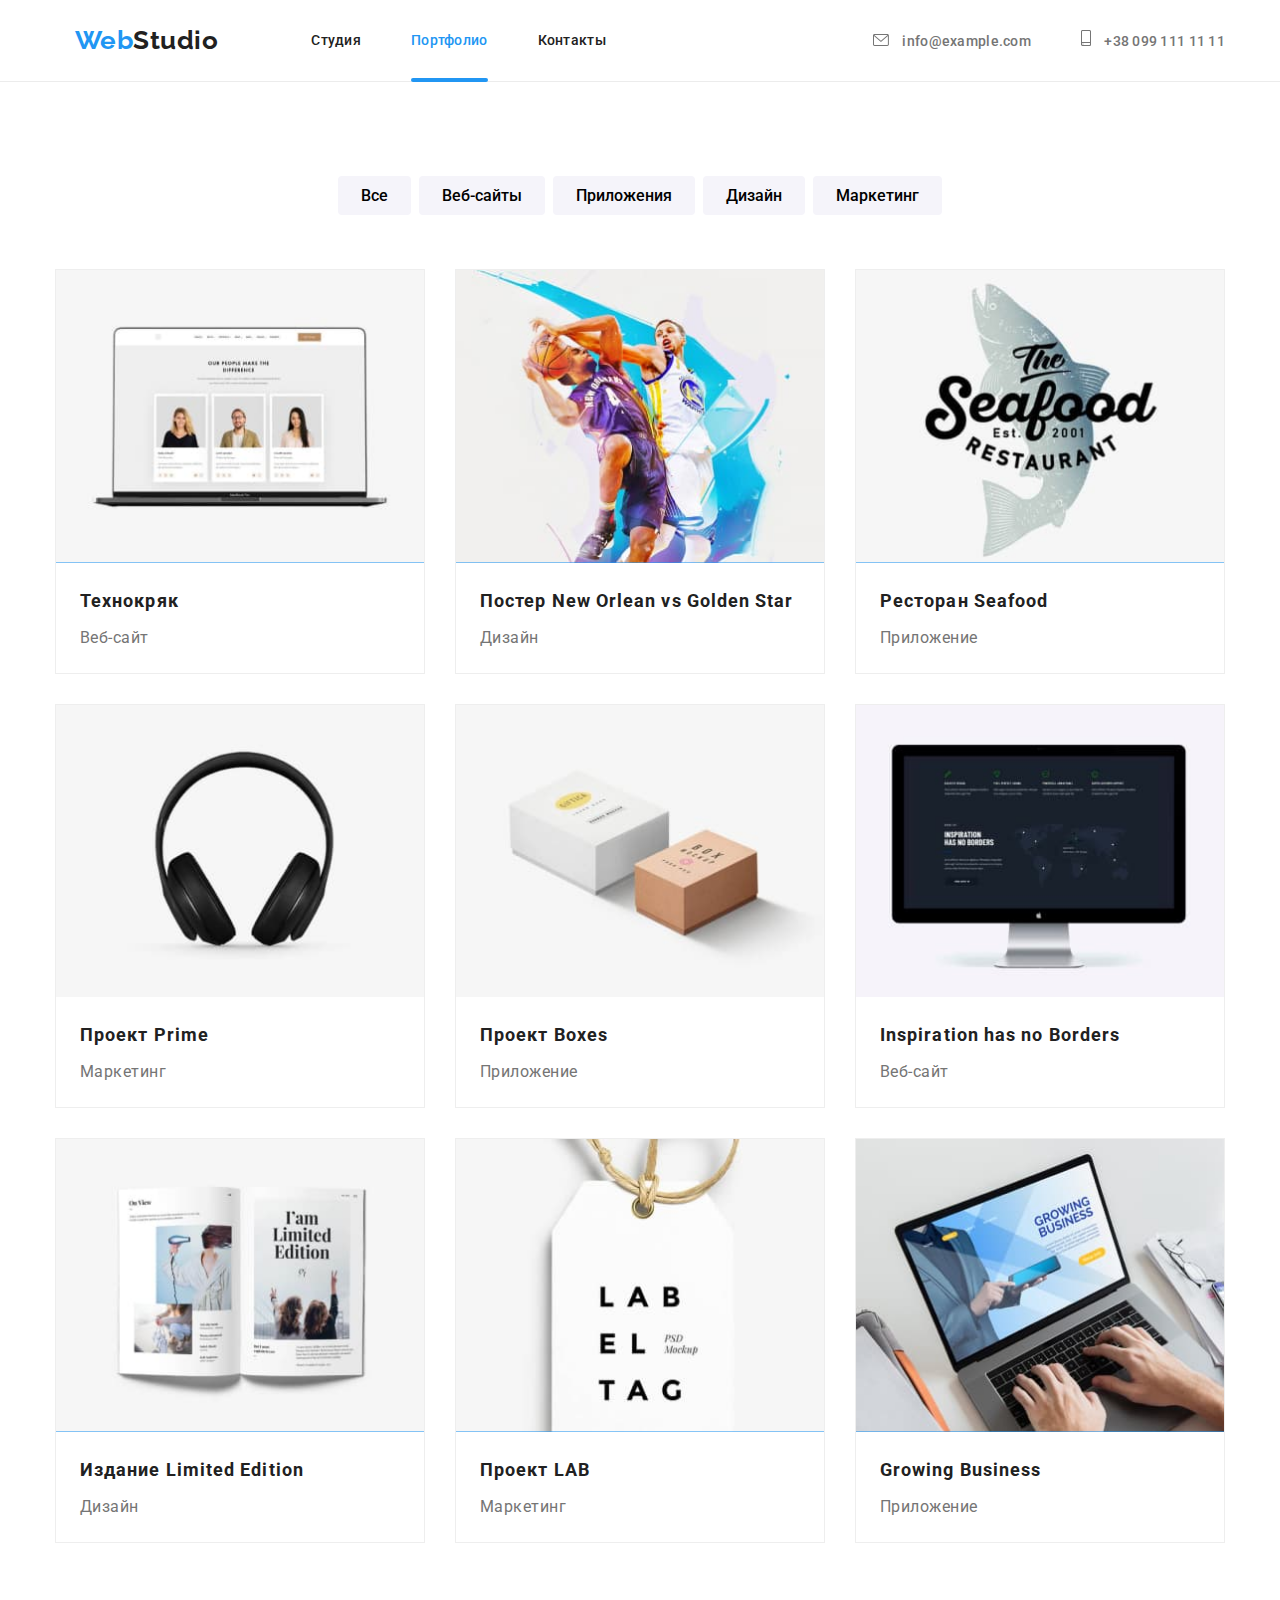
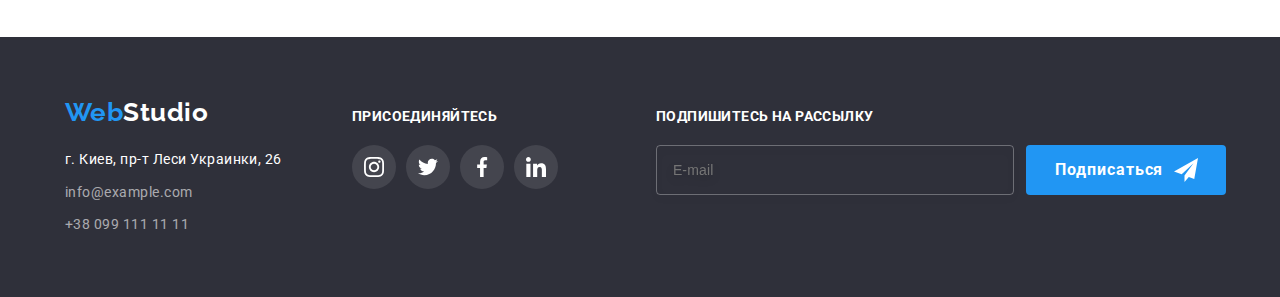
<file: js/portfolio.html>
<!DOCTYPE html>
<html lang="ru">
  <head>
    <meta charset="UTF-8" />
    <meta http-equiv="X-UA-Compatible" content="IE=edge" />
    <meta name="viewport" content="width=device-width, initial-scale=1.0" />
    <title>Портфолио</title>
    <link rel="preconnect" href="https://fonts.googleapis.com" />
    <link rel="preconnect" href="https://fonts.gstatic.com" crossorigin />
    <link
      href="https://fonts.googleapis.com/css2?family=Raleway:wght@700&family=Roboto:wght@400;500;700;900&display=swap"
      rel="stylesheet"
    />
    <link
      rel="stylesheet"
      href="https://cdnjs.cloudflare.com/ajax/libs/modern-normalize/1.1.0/modern-normalize.min.css"
      integrity="sha512-wpPYUAdjBVSE4KJnH1VR1HeZfpl1ub8YT/NKx4PuQ5NmX2tKuGu6U/JRp5y+Y8XG2tV+wKQpNHVUX03MfMFn9Q=="
      crossorigin="anonymous"
      referrerpolicy="no-referrer"
    />
    <link rel="stylesheet" href="./css/styles.css" />
  </head>
  <body>
    <!-- Шапка сайта -->
    <header>
      <div class="header">
        <div class="header-nav container">
          <nav class="header-nav">
            <a href="./" lang="en" class="site-logo"
              ><span class="logo">Web</span>Studio</a
            >
            <ul class="site-nav list">
              <li class="site-navigation">
                <a href="./index.html" class="site-nav-item">Студия</a>
              </li>
              <li class="site-navigation">
                <a href="./portfolio.html" class="site-nav-item current"
                  >Портфолио</a
                >
              </li>
              <li class="site-navigation">
                <a href="" class="site-nav-item">Контакты</a>
              </li>
            </ul>
          </nav>
          <ul class="site-contacts list">
            <li class="site-contacts-list">
              <a href="mailto:info@example.com" class="site-contacts-item">
                <svg class="contacts-icon" width="16" height="12">
                  <use href="./images/icons.svg#envelope"></use>
                </svg>
                info@example.com</a
              >
            </li>
            <li class="site-contacts-list">
              <a href="tel:+380991111111" class="site-contacts-item">
                <svg class="contacts-icon" width="10" height="16">
                  <use href="./images/icons.svg#smartphone"></use>
                </svg>
                +38 099 111 11 11</a
              >
            </li>
          </ul>
        </div>
      </div>
    </header>

    <!-- Контент страницы -->
    <main>
      <section class="portfolio-menu">
        <h1 class="portfolio-name">Наши проекты</h1>
        <div class="container">
          <ul class="portfolio-button list">
            <li class="portfolio-btn-list">
              <button type="button" class="portfolio-button-item">Все</button>
            </li>
            <li class="portfolio-btn-list">
              <button type="button" class="portfolio-button-item">
                Веб-сайты
              </button>
            </li>
            <li class="portfolio-btn-list">
              <button type="button" class="portfolio-button-item">
                Приложения
              </button>
            </li>
            <li class="portfolio-btn-list">
              <button type="button" class="portfolio-button-item">
                Дизайн
              </button>
            </li>
            <li class="portfolio-btn-list">
              <button type="button" class="portfolio-button-item p-b-t">
                Маркетинг
              </button>
            </li>
          </ul>

          <div class="portfolio-projects">
            <ul class="portfolio-card list">
              <li class="portfolio-card-item">
                <a href="#" class="p-card">
                  <div class="portfolio-thumb">
                    <img src="./images/image1.jpg" alt="Макбук" width="370" />
                    <p class="portfolio-overlay">
                      Технокряк это современная площадка распространения
                      коронавируса. Компании используют эту платформу для
                      цифрового шпионажа и атак на защищённые сервера
                      конкурентов.
                    </p>
                  </div>
                  <div class="portfolio-card-nav">
                    <h2 class="portfolio-card-name">Технокряк</h2>
                    <p class="portfolio-card-theme">Веб-сайт</p>
                  </div>
                </a>
              </li>
              <li class="portfolio-card-item">
                <a href="#" class="p-card">
                  <div class="portfolio-thumb">
                    <img
                      src="./images/image2.jpg"
                      alt="Баскетбол"
                      width="370"
                    />
                    <p class="portfolio-overlay">
                      Технокряк это современная площадка распространения
                      коронавируса. Компании используют эту платформу для
                      цифрового шпионажа и атак на защищённые сервера
                      конкурентов.
                    </p>
                  </div>
                  <div class="portfolio-card-nav">
                    <h2 class="portfolio-card-name">
                      Постер <span lang="en">New Orlean vs Golden Star</span>
                    </h2>
                    <p class="portfolio-card-theme">Дизайн</p>
                  </div>
                </a>
              </li>
              <li class="portfolio-card-item">
                <a href="#" class="p-card">
                  <div class="portfolio-thumb">
                    <img src="./images/image3.jpg" alt="Логотип" width="370" />
                    <p class="portfolio-overlay">
                      Технокряк это современная площадка распространения
                      коронавируса. Компании используют эту платформу для
                      цифрового шпионажа и атак на защищённые сервера
                      конкурентов.
                    </p>
                  </div>
                  <div class="portfolio-card-nav">
                    <h2 class="portfolio-card-name">
                      Ресторан <span lang="en">Seafood</span>
                    </h2>
                    <p class="portfolio-card-theme">Приложение</p>
                  </div>
                </a>
              </li>
              <li class="portfolio-card-item">
                <a href="#" class="p-card">
                  <div class="portfolio-thumb">
                    <img src="./images/image4.jpg" alt="Наушники" width="370" />
                    <p class="portfolio-overlay">
                      Технокряк это современная площадка распространения
                      коронавируса. Компании используют эту платформу для
                      цифрового шпионажа и атак на защищённые сервера
                      конкурентов.
                    </p>
                  </div>
                  <div class="portfolio-card-nav">
                    <h2 class="portfolio-card-name">
                      Проект <span lang="en">Prime</span>
                    </h2>
                    <p class="portfolio-card-theme">Маркетинг</p>
                  </div>
                </a>
              </li>
              <li class="portfolio-card-item">
                <a href="#" class="p-card">
                  <div class="portfolio-thumb">
                    <img src="./images/image5.jpg" alt="Блоки" width="370" />
                    <p class="portfolio-overlay">
                      Технокряк это современная площадка распространения
                      коронавируса. Компании используют эту платформу для
                      цифрового шпионажа и атак на защищённые сервера
                      конкурентов.
                    </p>
                  </div>
                  <div class="portfolio-card-nav">
                    <h2 class="portfolio-card-name">
                      Проект <span lang="en">Boxes</span>
                    </h2>
                    <p class="portfolio-card-theme">Приложение</p>
                  </div>
                </a>
              </li>
              <li class="portfolio-card-item">
                <a href="#" class="p-card">
                  <div class="portfolio-thumb">
                    <img src="./images/image6.jpg" alt="Аймак" width="370" />
                    <p class="portfolio-overlay">
                      Технокряк это современная площадка распространения
                      коронавируса. Компании используют эту платформу для
                      цифрового шпионажа и атак на защищённые сервера
                      конкурентов.
                    </p>
                  </div>
                  <div class="portfolio-card-nav">
                    <h2 class="portfolio-card-name" lang="en">
                      Inspiration has no Borders
                    </h2>
                    <p class="portfolio-card-theme">Веб-сайт</p>
                  </div>
                </a>
              </li>
              <li class="portfolio-card-item">
                <a href="#" class="p-card">
                  <div class="portfolio-thumb">
                    <img src="./images/image7.jpg" alt="Журнал" width="370" />
                    <p class="portfolio-overlay">
                      Технокряк это современная площадка распространения
                      коронавируса. Компании используют эту платформу для
                      цифрового шпионажа и атак на защищённые сервера
                      конкурентов.
                    </p>
                  </div>
                  <div class="portfolio-card-nav">
                    <h2 class="portfolio-card-name">
                      Издание <span lang="en">Limited Edition</span>
                    </h2>
                    <p class="portfolio-card-theme">Дизайн</p>
                  </div>
                </a>
              </li>
              <li class="portfolio-card-item">
                <a href="#" class="p-card">
                  <div class="portfolio-thumb">
                    <img
                      src="./images/image8.jpg"
                      alt="Маркетинг"
                      width="370"
                    />
                    <p class="portfolio-overlay">
                      Технокряк это современная площадка распространения
                      коронавируса. Компании используют эту платформу для
                      цифрового шпионажа и атак на защищённые сервера
                      конкурентов.
                    </p>
                  </div>
                  <div class="portfolio-card-nav">
                    <h2 class="portfolio-card-name">
                      Проект <span lang="en">LAB</span>
                    </h2>
                    <p class="portfolio-card-theme">Маркетинг</p>
                  </div>
                </a>
              </li>
              <li class="portfolio-card-item">
                <a href="#" class="p-card">
                  <div class="portfolio-thumb">
                    <img
                      src="./images/image9.jpg"
                      alt="Приложение на макбуке"
                      width="370"
                    />
                    <p class="portfolio-overlay">
                      Технокряк это современная площадка распространения
                      коронавируса. Компании используют эту платформу для
                      цифрового шпионажа и атак на защищённые сервера
                      конкурентов.
                    </p>
                  </div>
                  <div class="portfolio-card-nav">
                    <h2 class="portfolio-card-name" lang="en">
                      Growing Business
                    </h2>
                    <p class="portfolio-card-theme">Приложение</p>
                  </div>
                </a>
              </li>
            </ul>
          </div>
        </div>
      </section>
    </main>

    <!-- Футер сайта-->
    <footer>
      <div class="footer">
        <div class="container">
          <div class="footer-name">
            <a href="./" lang="en" class="footer-logo"
              ><span class="logo">Web</span>Studio</a
            >
            <address class="footer-adress">
              <a
                href="https://www.google.com/maps/place/бул.+Леси+Украинки,+26,+Киев,+02000/@50.4265807,30.5361971,17z/data=!3m1!4b1!4m5!3m4!1s0x40d4cf0e033ecbe9:0x57a4dffefec77da0!8m2!3d50.4265807!4d30.5383858"
                target="_blank"
                rel="noopener noreferrer"
                class="footer-adress-company"
                >г. Киев, пр-т Леси Украинки, 26</a
              >
              <ul class="footer-contact list">
                <li>
                  <a href="mailto:info@example.com" class="footer-contacts"
                    >info@example.com</a
                  >
                </li>
                <li class="f-contact">
                  <a href="tel:+380991111111" class="footer-contacts"
                    >+38 099 111 11 11</a
                  >
                </li>
              </ul>
            </address>
          </div>
          <div class="footer-social">
            <h3 class="footer-social-name">Присоединяйтесь</h3>
            <ul class="footer-social-list list">
              <li class="footer-social-li">
                <a class="footer-social-item" href="#">
                  <svg class="footer-social-icon" width="20px" height="20px">
                    <use href="./images/icons.svg#instagram-2"></use>
                  </svg>
                </a>
              </li>
              <li class="footer-social-li">
                <a class="footer-social-item" href="#">
                  <svg class="footer-social-icon" width="20px" height="20px">
                    <use href="./images/icons.svg#twitter-2"></use>
                  </svg>
                </a>
              </li>
              <li class="footer-social-li">
                <a class="footer-social-item" href="#">
                  <svg class="footer-social-icon" width="20px" height="20px">
                    <use href="./images/icons.svg#facebook-2"></use>
                  </svg>
                </a>
              </li>
              <li class="footer-social-li">
                <a class="footer-social-item" href="#">
                  <svg class="footer-social-icon" width="20px" height="20px">
                    <use href="./images/icons.svg#linkedin-2"></use>
                  </svg>
                </a>
              </li>
            </ul>
          </div>
          <div class="footer-subscribe">
            <h3 class="footer-social-name">Подпишитесь на рассылку</h3>
            <form action="#">
              <div class="footer-subscribe-email">
                <input
                  type="email"
                  class="footer-email"
                  name="user-email"
                  id="user-email"
                  placeholder="E-mail"
                  required
                />
                <button type="submit" class="footer-button">
                  Подписаться
                  <svg class="footer-icon" width="24" height="24">
                    <use href="./images/icons.svg#icon-send"></use>
                  </svg>
                </button>
              </div>
            </form>
          </div>
        </div>
      </div>
    </footer>
  </body>
</html>
</file>
<file: js/css/styles.css>
html {
  box-sizing: border-box;
}

*,
*::before,
*::after {
  box-sizing: inherit;
}

:root {
  --primary-text-color: #212121;
  --title-text-color: #757575;
  --nav-text-color: #2196f3;
  --btn-text-color: #ffffff;
}

body {
  font-family: Roboto, sans-serif;
  background: #ffffff;
  color: var(--primary-text-color);
  letter-spacing: 0.03em;
  margin: 0;
}

img {
  display: block;
  max-width: 100%;
  height: auto;
}

.list {
  list-style: none;
  margin: 0;
  padding: 0;
}

.section {
  padding-top: 94px;
  padding-bottom: 94px;
}

.container {
  width: 1200px;
  margin: 0 auto;
  padding: 0 15px;
}

.visually-hidden {
  position: absolute;
  clip: rect(0 0 0 0);
  width: 1px;
  height: 1px;
  margin: -1px;
}

/* ########### ХЕДЕР ###########*/

.header {
  border-bottom: 1px solid #ececec;
}

.header-nav {
  display: flex;
  align-items: center;
  background: #ffffff;
}

.site-logo {
  padding-left: 20px;
  padding-bottom: 24px;
  padding-top: 25px;

  font-family: Raleway;
  font-weight: bold;
  font-size: 26px;
  line-height: 1.2;
  color: var(--primary-text-color);
  text-decoration: none;
}

.logo {
  color: var(--nav-text-color);
}

.site-logo:hover,
.site-logo:focus {
  color: var(--nav-text-color);
  transition: color 250ms cubic-bezier(0.4, 0, 0.2, 1);
}

.site-nav {
  display: flex;
  margin-left: 93px;
  transition: background-color 250ms cubic-bezier(0.4, 0, 0.2, 1);
}
.site-nav .site-navigation:not(:last-child) {
  margin-right: 50px;
}

.site-nav .site-nav-item.current {
  color: var(--nav-text-color);
}

.site-nav {
  position: relative;
}

.site-nav-item {
  position: relative;
  display: block;
  padding-bottom: 32px;
  padding-top: 32px;

  font-weight: 500;
  font-size: 14px;
  line-height: 1.2;
  color: var(--primary-text-color);
  letter-spacing: 0.02em;
  text-decoration: none;
  transition: color 250ms cubic-bezier(0.4, 0, 0.2, 1);
}

.site-nav-item.current::after {
  content: "";
  display: block;
  position: absolute;
  left: 0;
  bottom: -1px;

  width: 100%;
  height: 4px;
  border-radius: 2px;
  background-color: var(--nav-text-color);
}

.site-nav-item:hover,
.site-nav-item:focus {
  color: var(--nav-text-color);
}

.site-contacts {
  display: flex;
  align-items: center;
  margin-left: auto;
}

.site-contacts-item {
  padding-bottom: 32px;
  padding-top: 32px;
  margin-right: 0;

  font-weight: 500;
  font-size: 14px;
  line-height: 1.1;
  color: var(--title-text-color);
  letter-spacing: 0.02em;
  text-decoration: none;
  transition: color 250ms cubic-bezier(0.4, 0, 0.2, 1);
}

.site-contacts-item:hover,
.site-contacts-item:focus {
  color: var(--nav-text-color);
}

.site-contacts .site-contacts-list:not(:last-child) {
  margin-right: 50px;
}

.contacts-icon {
  margin-right: 10px;
  fill: currentColor;
  transition: background-color 250ms cubic-bezier(0.4, 0, 0.2, 1);
}

.contacts-icon:hover,
.contacts-icon:hover {
  color: var(--nav-text-color);
}
/* ########### СТУДИЯ ###########*/

.section-hero {
  padding: 200px 0;
  margin: auto;

  max-width: 1600px;
  height: 600px;
  text-align: center;
  background-image: linear-gradient(
      to right,
      rgba(47, 48, 58, 0.4),
      rgba(47, 48, 58, 0.4)
    ),
    url("../images/hero.jpg");
  background-repeat: no-repeat;
  background-size: cover;
  background-position: center;
}

.section-hero-name {
  margin-top: 0;
  margin-bottom: 30px;

  font-weight: 900;
  font-size: 44px;
  line-height: 1.36;
  color: var(--btn-text-color);
  letter-spacing: 0.06em;
  text-transform: uppercase;
}

.section-hero-button {
  padding: 10px 32px;

  font-family: Roboto;
  font-size: 16px;
  line-height: 1.875;
  color: var(--btn-text-color);
  font-weight: bold;
  letter-spacing: 0.06em;
  background-color: #2196f3;
  box-shadow: 0px 4px 4px rgba(0, 0, 0, 0.15);
  border-radius: 4px;
  cursor: pointer;
  border: none;
  transition: background-color 250ms cubic-bezier(0.4, 0, 0.2, 1);
}

.button:hover,
.button:focus {
  background-color: #188ce8;
}

.backdrop {
  position: fixed;
  width: 100%;
  height: 100%;
  top: 0;
  left: 0;
  opacity: 1;
  transition: opacity 250ms, visibility 250ms;
  background: rgba(0, 0, 0, 0.2);
}

.is-hidden {
  opacity: 0;
  pointer-events: none;
  visibility: hidden;
}

.backdrop.is-hidden {
  opacity: 0;
  pointer-events: none;
}

.backdrop.is-hidden .modal {
  transform: translate(-50%, -50%) scale(0.5);
}

.modal {
  position: absolute;
  top: 50%;
  left: 50%;

  width: 528px;
  height: 581px;
  padding: 40px 39px 40px 41px;

  transform: translate(-50%, -50%) scale(1);
  background: #ffffff;
  box-shadow: 0px 1px 3px rgba(0, 0, 0, 0.12), 0px 1px 1px rgba(0, 0, 0, 0.14),
    0px 2px 1px rgba(0, 0, 0, 0.2);
  border-radius: 4px;
  transition: transform 250ms cubic-bezier(0.4, 0, 0.2, 1);
}

.modal-form {
  margin-bottom: 10px;
}

.modal-form-comment {
  margin-bottom: 20px;
}

.modal-btn-close {
  position: absolute;
  top: 8px;
  right: 8px;

  width: 30px;
  height: 30px;
  border-radius: 50%;

  cursor: pointer;
  background-color: transparent;
  color: var(--btn-text-color);
  border: 1px solid rgba(0, 0, 0, 0.1);
  transition: fill 250ms cubic-bezier(0.4, 0, 0.2, 1);
}

.modal-btn-close:hover,
.modal-btn-close:focus {
  fill: var(--nav-text-color);
}

.modal-title {
  font-weight: bolder;
  font-size: 20px;
  line-height: 100%;
  text-align: center;
  margin-top: 0;
  margin-bottom: 12px;
  color: var(--primary-text-color);
}

.form-input {
  font-size: 14px;
  line-height: 1.14;
  letter-spacing: 0.01em;
  width: 100%;
  height: 40px;
  border: 1px solid rgba(117, 117, 117, 0.5);
  box-sizing: border-box;
  cursor: pointer;
  border-radius: 4px;
  padding-left: 42px;
  transition: border-color 250ms cubic-bezier(0.4, 0, 0.2, 1);
}

.form-input:focus,
.form-input:hover {
  border-color: var(--nav-text-color);
  outline: none;
}

.form-input:hover + .input-icon {
  fill: var(--nav-text-color);
}

.form-input:focus + .input-icon {
  fill: var(--nav-text-color);
}

.input-wrap {
  position: relative;
}

.input-icon {
  position: absolute;
  left: 12px;
  top: 50%;
  transform: translatey(-50%);
  transition: fill 250ms cubic-bezier(0.4, 0, 0.2, 1);
}

.form-comment {
  font-size: 14px;
  line-height: 1.14;
  letter-spacing: 0.01em;
  width: 100%;
  height: 120px;
  border: 1px solid rgba(117, 117, 117, 0.5);
  border-radius: 4px;
  padding: 16px 12px;
  resize: none;
  outline: none;
  cursor: pointer;
  transition: border-color 250ms cubic-bezier(0.4, 0, 0.2, 1);
}

.form-comment:focus,
.form-comment:hover {
  border-color: var(--nav-text-color);
}

.form-comment::placeholder {
  color: rgba(117, 117, 117, 0.5);
}

.modal-text {
  display: block;
  font-size: 12px;
  line-height: 1.166;
  letter-spacing: 0.01em;
  color: #757575;
  margin-bottom: 4px;
  text-align: left;
}

.form-check {
  padding-left: 13px;
}

.policy-icon {
  position: absolute;
  left: 13px;
  top: 50%;
  transform: translatey(-50%);
  fill: transparent;
  border: 2px solid #212121;
  border-radius: 2px;
  transition: fill 250ms cubic-bezier(0.4, 0, 0.2, 1);
}

.check-text {
  position: relative;
}

.check-text {
  font-size: 14px;
  line-height: 1.71;
  letter-spacing: 0.03em;
  color: #757575;
  display: flex;
  justify-content: center;
  align-items: center;
}

.check-text::before {
  content: "";
  width: 16px;
  height: 15px;
  border-radius: 2px;
}

.policy-icon-check {
  margin-right: 10px;
}

.policy-check:checked + .check-text .policy-icon {
  border: none;
  background-color: var(--nav-text-color);
}

.policy-check:checked + .check-text .policy-icon {
  fill: white;
}

.check-document {
  font-size: 14px;
  line-height: 1.71;
  letter-spacing: 0.03em;
  margin-left: 2px;
  color: var(--nav-text-color);
  cursor: pointer;
  transition: color 250ms cubic-bezier(0.4, 0, 0.2, 1),
    border-bottom 250ms cubic-bezier(0.4, 0, 0.2, 1);
}

.check-document:hover,
.check-document:focus {
  color: #188ce8;
}

.modal-button {
  padding: 10px 32px;
  margin-top: 30px;

  font-family: Roboto;
  font-size: 16px;
  line-height: 1.875;
  color: var(--btn-text-color);
  font-weight: bold;
  letter-spacing: 0.06em;
  background: var(--nav-text-color);
  box-shadow: 0px 4px 4px rgba(0, 0, 0, 0.15);
  border-radius: 4px;
  width: 200px;
  height: 50px;
  border: none;
  cursor: pointer;
  transition: background-color 250ms cubic-bezier(0.4, 0, 0.2, 1);
}

.modal-button:hover,
.modal-button:focus {
  background-color: #188ce8;
}

/* Секция: Чем мы занимаемся*/

.section-service-work {
  display: flex;
  justify-content: center;
}

.section-servise-item {
  width: 270px;
}

.section-servise-item:not(:last-child) {
  margin-right: 30px;
}

.section-service-icon {
  display: flex;
  align-items: center;
  justify-content: center;
  content: "";
  width: 270px;
  height: 120px;
  background-color: #f5f4fa;
  border-radius: 4px;
  margin-bottom: 30px;
  text-align: center;
}

.section-service {
  margin-top: 0;
  margin-bottom: 50px;
  font-weight: bold;

  font-size: 36px;
  line-height: 1.166;
  text-align: center;
}

.section-service-title {
  margin-top: 0;
  margin-bottom: 10px;
  font-weight: bold;

  font-size: 14px;
  line-height: 1.2;
  letter-spacing: 0.03em;
  text-transform: uppercase;
}

.section-service-text {
  margin-top: 0;
  margin-bottom: 0;

  font-size: 14px;
  line-height: 1.7;
  color: var(--title-text-color);
}

.section-card {
  padding: 0 0 94px 0;
}

.section-service-image {
  display: flex;
  justify-content: center;
}

.section-service-img {
  margin-right: 30px;
}

.s-service-name {
  position: relative;
}

.s-service-text {
  position: absolute;
  margin: 0;
  bottom: 0;
  left: 0;
  width: 100%;
  height: 70px;
  padding: 27px 27px;

  font-family: Roboto;
  font-weight: bold;
  font-size: 14px;
  line-height: 1.2;
  text-align: center;
  letter-spacing: 0.03em;

  color: var(--btn-text-color);
  text-transform: uppercase;
  background: rgba(47, 48, 58, 0.8);
}

.section-service-img:nth-child(3n) {
  margin-right: 0;
}

/* Секция: Наша команда */

.section-command {
  background: #f5f4fa;
}

.section-command-icon {
  display: flex;
  justify-content: center;
}

.section-command-card {
  border-radius: 0px 0px 4px 4px;
  box-shadow: 0px 1px 3px rgb(0 0 0 / 12%), 0px 1px 1px rgb(0 0 0 / 14%),
    0px 2px 1px rgb(0 0 0 / 20%);
  padding-bottom: 30px;
  background: #ffffff;
  list-style: none;
}

.section-command-card:not(:last-child) {
  margin-right: 30px;
}

.section-command-name {
  margin-top: 30px;
  margin-bottom: 16px;
}

.section-command-item {
  font-weight: 500;
  font-size: 16px;
  line-height: 1.9;
  text-align: center;
  letter-spacing: 0.03em;
  margin-bottom: 10px;
  margin-top: 0;
}

.section-command-subtitle {
  font-size: 16px;
  line-height: 1.9;
  text-align: center;
  letter-spacing: 0.03em;
  color: var(--title-text-color);
  margin: 0;
  padding: 0;
}

.section-command-social {
  display: flex;
  justify-content: center;
}

.social-command-list + .social-command-list {
  margin-left: 10px;
}

.social-command-item {
  display: flex;
  justify-content: center;
  align-items: center;
  width: 44px;
  height: 44px;
  padding: 12px;
  border-radius: 50%;
  color: #afb1b8;
  transition: background-color 250ms cubic-bezier(0.4, 0, 0.2, 1);
}

.social-command-icon {
  fill: currentColor;
  transition: color 250ms cubic-bezier(0.4, 0, 0.2, 1);
}

.social-command-item:hover,
.social-command-item:focus {
  background-color: var(--nav-text-color);
  color: #ffffff;
}
/* Постоянные клиенты */

.clients {
  display: flex;
  flex-wrap: wrap;
  margin-top: 0;
  color: #afb1b8;
}

.clients-header {
  margin-top: 0;
  margin-bottom: 50px;
  font-weight: bold;
  font-size: 36px;
  line-height: 1.166;
  text-align: center;
}

.client {
  display: flex;
  fill: #afb1b8;
}

.client:not(:last-child) {
  margin-right: 30px;
}

.client-link {
  display: flex;
  align-items: center;
  justify-content: center;

  width: 170px;
  height: 92px;
  border: 1px solid #afb1b8;
  border-radius: 4px;
  color: #afb1b8;

  transition: background-color 250ms cubic-bezier(0.4, 0, 0.2, 1);
}

.client-link:hover,
.client-link:focus {
  color: var(--nav-text-color);
  border: 1px solid #2196f3;
}

.client-icon {
  fill: currentColor;
  transition: color 250ms cubic-bezier(0.4, 0, 0.2, 1);
}
/* ########### ПОРТФОЛИО ###########*/

.portfolio-name {
  position: absolute;
  white-space: nowrap;
  width: 1px;
  height: 1px;
  overflow: hidden;
  border: 0;
  padding: 0;
  clip: rect(0 0 0 0);
  clip-path: inset(50%);
  margin: -1px;
}

.portfolio-menu {
  padding-top: 94px;
}

.portfolio-button {
  display: flex;
  justify-content: center;
}

.portfolio-button-item {
  padding: 6px 22px;
  margin-right: 8px;

  font-family: Roboto;
  font-weight: 500;
  font-size: 16px;
  line-height: 1.6;
  background-color: #f5f4fa;
  border-radius: 4px;
  cursor: pointer;
  border: 1px solid transparent;
  transition: background-color 250ms cubic-bezier(0.4, 0, 0.2, 1);
}

.p-b-t {
  margin-right: 0;
}

.portfolio-btn-list {
}

.portfolio-button-item:hover,
.portfolio-button-item:focus {
  background-color: #2196f3;
  color: var(--btn-text-color);
  transition: background-color 250ms cubic-bezier(0.4, 0, 0.2, 1),
    color 250ms cubic-bezier(0.4, 0, 0.2, 1);
  box-shadow: 0px 3px 1px rgba(0, 0, 0, 0.1), 0px 1px 2px rgba(0, 0, 0, 0.08),
    0px 2px 2px rgba(0, 0, 0, 0.12);
}

.portfolio-projects {
  margin-top: 54px;
  padding-bottom: 94px;
}

.portfolio-card {
  display: flex;
  flex-wrap: wrap;
  justify-content: center;
}

.p-card {
  text-decoration: none;
  color: #212121;
}
.portfolio-card-item {
  position: relative;
  width: 370px;
  margin-right: 30px;
  margin-bottom: 30px;
  border: 1px solid #eeeeee;
  overflow: hidden;
}

.portfolio-thumb {
  position: relative;
  overflow: hidden;
}

.portfolio-overlay {
  position: absolute;
  top: 0;
  left: 0;
  transform: translate(-50%, -50%);

  margin: 0;
  width: 100%;
  height: 100%;
  padding: 63px 24px;
  transform: translatey(100%);

  background: rgba(33, 150, 243, 0.9);
  font-size: 18px;
  line-height: 1.55;
  letter-spacing: 0.03em;
  color: #ffffff;
  transition: transform 250ms cubic-bezier(0.4, 0, 0.2, 1);
}

.portfolio-card-item:hover .portfolio-overlay {
  transform: translatey(0);
}

.portfolio-card-item:hover,
.portfolio-card-item:focus {
  box-shadow: 0px 1px 1px rgba(0, 0, 0, 0.12), 0px 4px 4px rgba(0, 0, 0, 0.06),
    1px 4px 6px rgba(0, 0, 0, 0.16);
}

.portfolio-card-item:nth-child(3n) {
  margin-right: 0;
}

.portfolio-card-item:nth-last-child(-n + 3) {
  margin-bottom: 0;
}

.portfolio-overlay-text {
  font-size: 18px;
  line-height: 1.5;
  letter-spacing: 0.03em;
  color: white;
}

.portfolio-card-nav {
  margin-bottom: 0;
  padding: 20px 24px;
  border-top: 0;
  background: white;
}

.portfolio-card-name {
  margin-top: 0;
  margin-bottom: 4px;

  font-weight: bold;
  font-size: 18px;
  line-height: 2;
  letter-spacing: 0.06em;
}

.portfolio-card-theme {
  margin-top: 0;
  margin-bottom: 0;

  font-size: 16px;
  line-height: 1.875;
  color: var(--title-text-color);
}

/* ########### ФУТЕР ###########*/

.footer {
  background: #2f303a;
  padding: 60px 0;
  padding-left: 20px;
}

.footer > .container {
  display: flex;
  align-items: baseline;
}

.footer-name {
  margin-right: 70px;
}

.footer-logo {
  font-family: Raleway;
  font-weight: bold;
  font-size: 26px;
  line-height: 1.2;
  color: var(--btn-text-color);
  text-decoration: none;
  transition: background-color 250ms cubic-bezier(0.4, 0, 0.2, 1);
}

.footer-adress {
  margin-top: 20px;

  font-family: Roboto;
  font-style: normal;
  font-weight: normal;
  font-size: 14px;
  line-height: 1.7;
  text-decoration: none;
}

.footer-adress-company {
  line-height: 1.7;
  color: var(--btn-text-color);
  text-decoration: none;
  transition: background-color 250ms cubic-bezier(0.4, 0, 0.2, 1);
}

.footer-adress-company:hover,
.footer-adress-company:focus,
.footer-contacts:hover,
.footer-contacts:focus,
.footer-logo:hover,
.footer-logo:focus {
  color: var(--nav-text-color);
  transition: color 250ms cubic-bezier(0.4, 0, 0.2, 1);
}

.footer-contact,
.f-contact {
  margin-top: 9px;
}

.footer-contacts {
  color: rgba(255, 255, 255, 0.6);
  text-decoration: none;
  transition: background-color 250ms cubic-bezier(0.4, 0, 0.2, 1);
}

/* ------------FOOTER SOCIAL-------------- */

.footer-social {
  display: flex;
  flex-direction: column;
  justify-content: flex-start;
  align-items: baseline;
  margin-right: 98px;
}

.footer-social-name {
  justify-content: flex-start;
  font-weight: bold;
  font-size: 14px;
  line-height: 1.14;
  letter-spacing: 0.03em;
  text-transform: uppercase;
  color: var(--btn-text-color);
  margin-bottom: 20px;
  margin-top: 0;
}

.footer-social-list {
  display: flex;
  justify-content: center;
  align-items: center;
}

.footer-social-li:not(:last-child) {
  margin-right: 10px;
}

.footer-social-item {
  display: block;
  width: 44px;
  height: 44px;
  border-radius: 50%;
  padding: 12px;
  background-color: rgba(255, 255, 255, 0.1);
  color: var(--btn-text-color);
  transition: background-color 250ms cubic-bezier(0.4, 0, 0.2, 1);
}

.footer-social-icon {
  fill: currentColor;
}

.footer-social-item:hover,
.footer-social-item:focus {
  background-color: var(--nav-text-color);
}

/* ------------FOOTER ONLINE-------------- */

.footer-subscribe-email {
  display: flex;
}

.footer-button {
  position: relative;
  display: inline-flex;
  align-items: center;

  padding: 10px 28px 10px 29px;
  width: 200px;
  height: 50px;

  font-family: Roboto;
  font-size: 16px;
  line-height: 1.875;
  color: var(--btn-text-color);
  font-weight: bold;
  letter-spacing: 0.06em;
  background: #2196f3;
  border-radius: 4px;
  cursor: pointer;
  border: none;
  transition: background-color 250ms cubic-bezier(0.4, 0, 0.2, 1);
}

.footer-icon {
  position: absolute;
  right: 28px;
  fill: currentColor;
}

.footer-button:hover,
.footer-button:focus {
  background-color: #188ce8;
}

.footer-email {
  font-size: 14px;
  line-height: 1.14;
  letter-spacing: 0.01em;
  color: rgba(255, 255, 255, 0.6);

  box-sizing: border-box;
  text-align: left;
  padding: 15px 16px;
  margin-right: 12px;
  width: 358px;
  height: 50px;
  border: 1px solid rgba(255, 255, 255, 0.3);
  filter: drop-shadow(0px 4px 4px rgba(0, 0, 0, 0.15));
  background-color: transparent;
  cursor: pointer;
  border-radius: 4px;
  transition: border-color 250ms cubic-bezier(0.4, 0, 0.2, 1);
}

.footer-email:hover,
.footer-email:focus {
  border-color: var(--nav-text-color);
  outline: none;
}
</file>
<file: css/main.min.css>
html{-webkit-box-sizing:border-box;box-sizing:border-box}*,*::before,*::after{-webkit-box-sizing:inherit;box-sizing:inherit}body{font-family:Roboto, sans-serif;background:#ffffff;color:var(--primary-text-color);letter-spacing:0.03em;margin:0}img{display:block;width:100%;max-width:100%;height:auto}.list{list-style:none;margin:0;padding:0}.container{width:100%;margin:0 auto;padding:0 15px}@media screen and (min-width: 480px){.container{max-width:480px}}@media screen and (min-width: 768px){.container{max-width:768px}}@media screen and (min-width: 1200px){.container{max-width:1200px}}.section{padding-top:60px;padding-bottom:60px}@media screen and (min-width: 1200px){.section{padding-top:94px;padding-bottom:94px}}:root{--primary-text-color: #212121;--title-text-color: #757575;--nav-text-color: #2196f3;--btn-text-color: #ffffff}.visually-hidden{position:absolute;clip:rect(0 0 0 0);width:1px;height:1px;margin:-1px}.portfolio-name{position:absolute;white-space:nowrap;width:1px;height:1px;overflow:hidden;border:0;padding:0;clip:rect(0 0 0 0);-webkit-clip-path:inset(50%);clip-path:inset(50%);margin:-1px}.header{border-bottom:1px solid #ececec}.header__container{height:60px}@media screen and (min-width: 768px){.header__container{height:80px}}.header__container,.site-nav{display:-webkit-box;display:-ms-flexbox;display:flex;-webkit-box-align:center;-ms-flex-align:center;align-items:center;background:#ffffff}.site-nav__logo{padding-bottom:15px;padding-top:15px;font-family:Raleway;font-weight:bold;font-size:24px;line-height:1.166;letter-spacing:0.03em;color:var(--primary-text-color);text-decoration:none}.site-nav__logo:hover,.site-nav__logo:focus{color:var(--nav-text-color);-webkit-transition:color 250ms cubic-bezier(0.4, 0, 0.2, 1);transition:color 250ms cubic-bezier(0.4, 0, 0.2, 1)}@media screen and (min-width: 1200px){.site-nav__logo{font-family:Raleway;font-weight:bold;font-size:26px;line-height:1.2}}.logo{color:var(--nav-text-color)}.site-list{display:none;position:relative;-webkit-transition:background-color 250ms cubic-bezier(0.4, 0, 0.2, 1);transition:background-color 250ms cubic-bezier(0.4, 0, 0.2, 1)}@media screen and (min-width: 768px){.site-list{display:-webkit-box;display:-ms-flexbox;display:flex;margin-left:80px}}@media screen and (min-width: 1200px){.site-list{display:-webkit-box;display:-ms-flexbox;display:flex;margin-left:93px}}.site-list .site-list__item:not(:last-child){margin-right:50px}.site-list .site-nav__link.current{color:var(--nav-text-color)}.site-nav__link{position:relative;display:block;padding-bottom:32px;padding-top:32px;font-weight:500;font-size:14px;line-height:1.2;color:var(--primary-text-color);letter-spacing:0.02em;text-decoration:none;-webkit-transition:color 250ms cubic-bezier(0.4, 0, 0.2, 1);transition:color 250ms cubic-bezier(0.4, 0, 0.2, 1)}.site-nav__link .current::after{content:"";display:block;position:absolute;left:0;bottom:-1px;width:100%;height:4px;border-radius:2px;background-color:var(--nav-text-color)}.site-nav__link:hover,.site-nav__link:focus{color:var(--nav-text-color)}.site-contacts{display:none}@media screen and (min-width: 768px){.site-contacts{display:-webkit-box;display:-ms-flexbox;display:flex;-ms-flex-wrap:wrap;flex-wrap:wrap;margin-left:66px}}@media screen and (min-width: 1200px){.site-contacts{display:-webkit-box;display:-ms-flexbox;display:flex;-webkit-box-align:center;-ms-flex-align:center;align-items:center;margin-left:auto}.site-contacts .site-contacts__item:not(:last-child){margin-right:50px;margin-bottom:0}}@media screen and (min-width: 768px){.site-contacts__item{margin-bottom:10px}.site-contacts__item:last-child{margin-bottom:0}}.site-contacts__link{padding-bottom:32px;padding-top:32px;margin-right:0;white-space:nowrap;font-weight:500;font-size:14px;line-height:1.1;color:var(--title-text-color);letter-spacing:0.02em;text-decoration:none;-webkit-transition:color 250ms cubic-bezier(0.4, 0, 0.2, 1);transition:color 250ms cubic-bezier(0.4, 0, 0.2, 1)}.site-contacts__link:hover,.site-contacts__link:focus{color:var(--nav-text-color)}.site-contacts__icon{margin-right:10px;fill:currentColor;-webkit-transition:background-color 250ms cubic-bezier(0.4, 0, 0.2, 1);transition:background-color 250ms cubic-bezier(0.4, 0, 0.2, 1)}.site-contacts__icon:focus,.site-contacts__icon:hover{color:var(--nav-text-color)}.mob-menu{position:fixed;background:#ffffff;-webkit-box-shadow:0px 4px 8px rgba(0,0,0,0.04),0px 2px 4px rgba(0,0,0,0.08),0px 1px 3px rgba(0,0,0,0.16);box-shadow:0px 4px 8px rgba(0,0,0,0.04),0px 2px 4px rgba(0,0,0,0.08),0px 1px 3px rgba(0,0,0,0.16);top:0;left:0;width:100vw;height:100vh;z-index:1;opacity:1;padding:20px 25px 48px 40px;-webkit-transition:opacity 500ms, visibility 500ms;transition:opacity 500ms, visibility 500ms;-webkit-transform:translate(0);transform:translate(0)}.mob-menu .container{height:100%;display:-webkit-box;display:-ms-flexbox;display:flex;-webkit-box-orient:vertical;-webkit-box-direction:normal;-ms-flex-direction:column;flex-direction:column;-webkit-box-pack:justify;-ms-flex-pack:justify;justify-content:space-between}@media screen and (min-width: 768px){.mob-menu{display:none}}@media screen and (min-width: 1200px){.mob-menu{display:none}}.menu.is-hidden{-webkit-transform:translate(100%);transform:translate(100%);opacity:0}.menu-open-btn{margin-left:auto;background-color:#fff;cursor:pointer;border:none;-webkit-transition:fill 250ms cubic-bezier(0.4, 0, 0.2, 1);transition:fill 250ms cubic-bezier(0.4, 0, 0.2, 1)}.menu-open-btn:hover,.menu-open-btn:focus{fill:var(--nav-text-color)}@media screen and (min-width: 768px){.menu-open-btn{display:none}}@media screen and (min-width: 1200px){.menu-open-btn{display:none}}.menu-close-btn{display:block;margin-left:auto;margin-bottom:8.33px;background-color:#fff;border:none;cursor:pointer;-webkit-transition:fill 250ms cubic-bezier(0.4, 0, 0.2, 1);transition:fill 250ms cubic-bezier(0.4, 0, 0.2, 1)}.menu-close-btn:hover,.menu-close-btn:focus{fill:var(--nav-text-color)}.mob-list{margin-bottom:auto}.mob-list__item{margin-bottom:35.71px}.mob-list__item:last-child{margin-bottom:0}.mob-nav__link{font-weight:500;font-size:40px;line-height:1.175;text-align:center;letter-spacing:0.02em;text-decoration:none;color:#212121;-webkit-transition:color 250ms cubic-bezier(0.4, 0, 0.2, 1);transition:color 250ms cubic-bezier(0.4, 0, 0.2, 1)}.mob-nav__link:hover,.mob-nav__link:focus{color:var(--nav-text-color)}.mob-contacts{margin-bottom:64px}.mob-contacts__item{margin-bottom:32px}.mob-contacts__item:last-child{margin-bottom:0}.mob-contacts__tel{font-weight:500;font-size:34px;line-height:1.176;letter-spacing:0.02em;text-decoration:none;color:#2196f3;-webkit-transition:color 250ms cubic-bezier(0.4, 0, 0.2, 1);transition:color 250ms cubic-bezier(0.4, 0, 0.2, 1)}.mob-contacts__tel:hover,.mob-contacts__tel:focus{color:#757575}.mob-contacts__email{font-weight:500;font-size:24px;line-height:28px;letter-spacing:0.02em;text-decoration:none;color:#757575;-webkit-transition:color 250ms cubic-bezier(0.4, 0, 0.2, 1);transition:color 250ms cubic-bezier(0.4, 0, 0.2, 1)}.mob-contacts__email:hover,.mob-contacts__email:focus{color:var(--nav-text-color)}.mob-social{display:-webkit-box;display:-ms-flexbox;display:flex;-ms-flex-wrap:wrap;flex-wrap:wrap}.mob-social__item{padding-right:10px;border-right:1px solid rgba(33,33,33,0.2);margin-right:20px}.mob-social__item:last-child{margin-right:0;border:none}.mob-social__link{font-weight:500;font-size:18px;line-height:1.222;letter-spacing:0.02em;text-decoration:none;color:#2196f3;-webkit-transition:color 250ms cubic-bezier(0.4, 0, 0.2, 1);transition:color 250ms cubic-bezier(0.4, 0, 0.2, 1)}.mob-social__link:hover,.mob-social__link:focus{color:#757575}.hero{text-align:center;background-image:-webkit-gradient(linear, left top, left bottom, from(rgba(47,48,58,0.4)), to(rgba(47,48,58,0.4))),url("../images/hero/hero-img-mob-1x.jpg");background-image:linear-gradient(rgba(47,48,58,0.4), rgba(47,48,58,0.4)),url("../images/hero/hero-img-mob-1x.jpg");background-repeat:no-repeat;background-size:cover;background-position:center;padding-top:118px;padding-bottom:118px}@media (min-device-pixel-ratio: 2), (-webkit-min-device-pixel-ratio: 2), (min-resolution: 192dpi), (min-resolution: 2dppx){.hero{background-image:-webkit-gradient(linear, left top, left bottom, from(rgba(47,48,58,0.4)), to(rgba(47,48,58,0.4))),url("../images/hero/hero-img-mob-2x.jpg");background-image:linear-gradient(rgba(47,48,58,0.4), rgba(47,48,58,0.4)),url("../images/hero/hero-img-mob-2x.jpg")}}@media screen and (min-width: 768px){.hero{background-image:-webkit-gradient(linear, left top, left bottom, from(rgba(47,48,58,0.4)), to(rgba(47,48,58,0.4))),url("../images/hero/hero-img-tab-1x.jpg");background-image:linear-gradient(rgba(47,48,58,0.4), rgba(47,48,58,0.4)),url("../images/hero/hero-img-tab-1x.jpg")}}@media screen and (min-width: 768px) and (min-device-pixel-ratio: 2), screen and (min-width: 768px) and (-webkit-min-device-pixel-ratio: 2), screen and (min-width: 768px) and (min-resolution: 192dpi), screen and (min-width: 768px) and (min-resolution: 2dppx){.hero{background-image:-webkit-gradient(linear, left top, left bottom, from(rgba(47,48,58,0.4)), to(rgba(47,48,58,0.4))),url("../images/hero/hero-img-tab-2x.jpg");background-image:linear-gradient(rgba(47,48,58,0.4), rgba(47,48,58,0.4)),url("../images/hero/hero-img-tab-2x.jpg")}}@media screen and (min-width: 1200px){.hero{padding-top:200px;padding-bottom:200px;background-image:-webkit-gradient(linear, left top, left bottom, from(rgba(47,48,58,0.4)), to(rgba(47,48,58,0.4))),url("../images/hero/hero-img-desk-1x.jpg");background-image:linear-gradient(rgba(47,48,58,0.4), rgba(47,48,58,0.4)),url("../images/hero/hero-img-desk-1x.jpg")}}@media screen and (min-width: 1200px) and (min-device-pixel-ratio: 2), screen and (min-width: 1200px) and (-webkit-min-device-pixel-ratio: 2), screen and (min-width: 1200px) and (min-resolution: 192dpi), screen and (min-width: 1200px) and (min-resolution: 2dppx){.hero{padding-top:200px;padding-bottom:200px;background-image:-webkit-gradient(linear, left top, left bottom, from(rgba(47,48,58,0.4)), to(rgba(47,48,58,0.4))),url("../images/hero/hero-img-desk-2x.jpg");background-image:linear-gradient(rgba(47,48,58,0.4), rgba(47,48,58,0.4)),url("../images/hero/hero-img-desk-2x.jpg")}}.hero__name{margin-top:0;margin-bottom:30px;font-weight:900;font-size:26px;line-height:1.615;color:var(--btn-text-color);text-align:center;letter-spacing:0.06em;text-transform:uppercase}@media screen and (min-width: 1200px){.hero__name{margin-top:0;margin-bottom:30px;font-weight:900;font-size:44px;line-height:1.363;color:var(--btn-text-color);letter-spacing:0.06em;text-transform:uppercase}}.hero__button{padding:10px 32px;font-family:Roboto;font-size:16px;line-height:1.875;color:var(--btn-text-color);font-weight:bold;letter-spacing:0.06em;background-color:#2196f3;-webkit-box-shadow:0px 4px 4px rgba(0,0,0,0.15);box-shadow:0px 4px 4px rgba(0,0,0,0.15);border-radius:4px;cursor:pointer;border:none;-webkit-transition:background-color 250ms cubic-bezier(0.4, 0, 0.2, 1);transition:background-color 250ms cubic-bezier(0.4, 0, 0.2, 1)}.hero__button:hover,.hero__button:focus{background-color:#188ce8}.backdrop{position:fixed;width:100%;height:100%;top:0;left:0;opacity:1;-webkit-transition:opacity 250ms, visibility 250ms;transition:opacity 250ms, visibility 250ms;background:rgba(0,0,0,0.2)}.backdrop .is-hidden{opacity:0;pointer-events:none}.is-hidden{opacity:0;pointer-events:none;visibility:hidden}.backdrop.is-hidden .modal{-webkit-transform:translate(-50%, -50%) scale(0.5);transform:translate(-50%, -50%) scale(0.5)}.modal{position:absolute;top:50%;left:50%;width:450px;height:609px;padding:40px 40px;-webkit-transform:translate(-50%, -50%) scale(1);transform:translate(-50%, -50%) scale(1);background:#ffffff;-webkit-box-shadow:0px 1px 3px rgba(0,0,0,0.12),0px 1px 1px rgba(0,0,0,0.14),0px 2px 1px rgba(0,0,0,0.2);box-shadow:0px 1px 3px rgba(0,0,0,0.12),0px 1px 1px rgba(0,0,0,0.14),0px 2px 1px rgba(0,0,0,0.2);border-radius:4px;-webkit-transition:-webkit-transform 250ms cubic-bezier(0.4, 0, 0.2, 1);transition:-webkit-transform 250ms cubic-bezier(0.4, 0, 0.2, 1);transition:transform 250ms cubic-bezier(0.4, 0, 0.2, 1);transition:transform 250ms cubic-bezier(0.4, 0, 0.2, 1), -webkit-transform 250ms cubic-bezier(0.4, 0, 0.2, 1)}@media screen and (min-width: 1200px){.modal{width:528px;height:581px;padding:40px 39px 40px 41px}}.modal-form{margin-bottom:10px}.modal-comment{margin-bottom:20px}.modal__close{position:absolute;top:8px;right:8px;width:30px;height:30px;border-radius:50%;cursor:pointer;background-color:transparent;color:var(--btn-text-color);border:1px solid rgba(0,0,0,0.1);-webkit-transition:fill 250ms cubic-bezier(0.4, 0, 0.2, 1);transition:fill 250ms cubic-bezier(0.4, 0, 0.2, 1)}.modal__close:hover,.modal__close:focus{fill:var(--nav-text-color)}.modal__title{font-weight:bolder;font-size:20px;line-height:1.5;text-align:center;margin-top:0;margin-bottom:12px;color:var(--primary-text-color)}@media screen and (min-width: 1200px){.modal__title{font-size:20px;line-height:1.15}}.input-wrap__form{font-size:14px;line-height:1.14;letter-spacing:0.01em;width:100%;height:40px;border:1px solid rgba(117,117,117,0.5);-webkit-box-sizing:border-box;box-sizing:border-box;cursor:pointer;border-radius:4px;padding-left:42px;-webkit-transition:border-color 250ms cubic-bezier(0.4, 0, 0.2, 1);transition:border-color 250ms cubic-bezier(0.4, 0, 0.2, 1)}.input-wrap__form:focus,.input-wrap__form:hover{border-color:var(--nav-text-color);outline:none}.input-wrap__form:hover+.input-wrap__icon{fill:var(--nav-text-color)}.input-wrap__form:focus+.input-wrap__icon{fill:var(--nav-text-color)}.input-wrap{position:relative}.input-wrap__icon{position:absolute;left:12px;top:50%;-webkit-transform:translatey(-50%);transform:translatey(-50%);-webkit-transition:fill 250ms cubic-bezier(0.4, 0, 0.2, 1);transition:fill 250ms cubic-bezier(0.4, 0, 0.2, 1)}.modal-comment__text{font-size:14px;line-height:1.14;letter-spacing:0.01em;width:100%;height:120px;border:1px solid rgba(117,117,117,0.5);border-radius:4px;padding:16px 12px;resize:none;outline:none;cursor:pointer;-webkit-transition:border-color 250ms cubic-bezier(0.4, 0, 0.2, 1);transition:border-color 250ms cubic-bezier(0.4, 0, 0.2, 1)}.modal-comment__text:focus,.modal-comment__text:hover{border-color:var(--nav-text-color)}.modal-comment__text::-webkit-input-placeholder{color:rgba(117,117,117,0.5)}.modal-comment__text:-ms-input-placeholder{color:rgba(117,117,117,0.5)}.modal-comment__text::-ms-input-placeholder{color:rgba(117,117,117,0.5)}.modal-comment__text::placeholder{color:rgba(117,117,117,0.5)}.modal-form__text{display:block;font-size:12px;line-height:1.166;letter-spacing:0.01em;color:#757575;margin-bottom:4px;text-align:left}.modal-check__box{padding-left:13px}.modal-check__icon{position:absolute;left:0;top:50%;-webkit-transform:translatey(-50%);transform:translatey(-50%);fill:transparent;border:2px solid #212121;border-radius:2px;-webkit-transition:fill 250ms cubic-bezier(0.4, 0, 0.2, 1);transition:fill 250ms cubic-bezier(0.4, 0, 0.2, 1)}@media screen and (min-width: 1200px){.modal-check__icon{left:13px}}.modal-check__text{position:relative;font-size:12px;line-height:1.166;letter-spacing:0.03em;color:#757575;-webkit-box-pack:center;-ms-flex-pack:center;justify-content:center;-webkit-box-align:center;-ms-flex-align:center;align-items:center;margin:0}.modal-check__text::before{content:"";width:16px;height:15px;border-radius:2px}@media screen and (min-width: 1200px){.modal-check__text{font-size:14px;line-height:1.714;display:-webkit-box;display:-ms-flexbox;display:flex}}.modal-check__box{margin-right:8px}@media screen and (min-width: 1200px){.modal-check__box{margin-right:10px}}.modal-check__policy:checked+.modal-check__text .modal-check__icon{border:none;background-color:var(--nav-text-color)}.modal-check__policy:checked+.modal-check__text .modal-check__icon{fill:white}.modal-check__document{font-size:12px;line-height:1.166;letter-spacing:0.03em;margin-left:2px;color:var(--nav-text-color);margin:0;cursor:pointer;-webkit-transition:color 250ms cubic-bezier(0.4, 0, 0.2, 1),border-bottom 250ms cubic-bezier(0.4, 0, 0.2, 1);transition:color 250ms cubic-bezier(0.4, 0, 0.2, 1),border-bottom 250ms cubic-bezier(0.4, 0, 0.2, 1)}.modal-check__document:hover,.modal-check__document:focus{color:#188ce8}@media screen and (min-width: 1200px){.modal-check__document{font-size:14px;line-height:1.71}}.modal-check__button{padding:10px 32px;margin-top:30px;font-family:Roboto;font-size:16px;line-height:1.875;color:var(--btn-text-color);font-weight:bold;letter-spacing:0.06em;background:var(--nav-text-color);-webkit-box-shadow:0px 4px 4px rgba(0,0,0,0.15);box-shadow:0px 4px 4px rgba(0,0,0,0.15);border-radius:4px;width:200px;height:50px;border:none;cursor:pointer;-webkit-transition:background-color 250ms cubic-bezier(0.4, 0, 0.2, 1);transition:background-color 250ms cubic-bezier(0.4, 0, 0.2, 1)}.modal-check__button:hover,.modal-check__button:focus{background-color:#188ce8}@media screen and (min-width: 768px){.work{display:-webkit-box;display:-ms-flexbox;display:flex;-ms-flex-wrap:wrap;flex-wrap:wrap;-webkit-box-pack:center;-ms-flex-pack:center;justify-content:center}}@media screen and (min-width: 1200px){.work{display:-webkit-box;display:-ms-flexbox;display:flex;-webkit-box-pack:center;-ms-flex-pack:center;justify-content:center}}.work__item:not(:last-child){margin-bottom:30px}@media screen and (min-width: 768px){.work__item{width:354px}.work__item:nth-child(odd){margin-right:30px}.work__item:nth-child(n+3):nth-child(-n+4){margin-bottom:0}}@media screen and (min-width: 1200px){.work__item{width:270px}.work__item:not(:last-child){margin-right:30px;margin-bottom:0}}.work__icon{display:-webkit-box;display:-ms-flexbox;display:flex;-webkit-box-align:center;-ms-flex-align:center;align-items:center;-webkit-box-pack:center;-ms-flex-pack:center;justify-content:center;content:"";width:100%;height:120px;background-color:#f5f4fa;border-radius:4px;margin-bottom:30px;text-align:center}@media screen and (min-width: 768px){.work__icon{width:354px}}@media screen and (min-width: 1200px){.work__icon{width:270px}}.work__title{margin-top:0;margin-bottom:10px;font-weight:bold;text-align:center;font-size:14px;line-height:1.2;letter-spacing:0.03em;text-transform:uppercase}@media screen and (min-width: 768px){.work__title{text-align:start}}.work__text{margin-top:0;margin-bottom:0;font-size:14px;line-height:1.7;color:var(--title-text-color)}.work-list__title{margin-top:0;margin-bottom:50px;font-weight:bold;font-size:36px;line-height:1.166;text-align:center}.work-list{padding-bottom:94px;display:none}@media screen and (min-width: 1200px){.work-list{display:-webkit-box;display:-ms-flexbox;display:flex}}.work-list__list{display:-webkit-box;display:-ms-flexbox;display:flex;-webkit-box-pack:center;-ms-flex-pack:center;justify-content:center}.work-list__image{margin-right:30px}.work-list__image:nth-child(3n){margin-right:0}.work-list__name{position:relative}.work-list__text{position:absolute;margin:0;bottom:0;left:0;width:100%;height:70px;padding:27px 27px;font-family:Roboto;font-weight:bold;font-size:14px;line-height:1.2;text-align:center;letter-spacing:0.03em;color:var(--btn-text-color);text-transform:uppercase;background:rgba(47,48,58,0.8)}.command{background:#f5f4fa}@media screen and (min-width: 768px){.command-box{display:-webkit-box;display:-ms-flexbox;display:flex;-ms-flex-wrap:wrap;flex-wrap:wrap;-webkit-box-pack:center;-ms-flex-pack:center;justify-content:center}}@media screen and (min-width: 1200px){.command-box{display:-webkit-box;display:-ms-flexbox;display:flex;-webkit-box-pack:center;-ms-flex-pack:center;justify-content:center}}.command__title{margin-top:0;margin-bottom:30px;font-weight:bold;font-size:28px;line-height:1.178;letter-spacing:0.03em;text-align:center}@media screen and (min-width: 1200px){.command__title{margin-top:0;margin-bottom:50px;font-weight:bold;font-size:36px;line-height:1.166;letter-spacing:0.03em;text-align:center}}.command-box__name{margin-top:30px;margin-bottom:16px}.command-box__title{font-weight:500;font-size:16px;line-height:1.9;text-align:center;letter-spacing:0.03em;margin-bottom:10px;margin-top:0}.command-box__text{font-size:16px;line-height:1.9;text-align:center;letter-spacing:0.03em;color:var(--title-text-color);margin:0;padding:0}.command-box__list{border-radius:0px 0px 4px 4px;padding-bottom:24px;background:#ffffff;-webkit-box-shadow:0px 2px 2px 1px rgba(0,0,0,0.2);box-shadow:0px 2px 2px 1px rgba(0,0,0,0.2);list-style:none}.command-box__list:not(:last-child){margin-bottom:30px}@media screen and (min-width: 768px){.command-box__list{width:calc(100% / 2 - 30px);margin-left:30px}.command-box__list:nth-child(odd){margin-left:0}.command-box__list:nth-last-child(2n){margin-top:0}.command-box__list:nth-child(n+3):nth-child(-n+4){margin-bottom:0}}@media screen and (min-width: 1200px){.command-box__list{width:calc(100% / 4 - 30px);margin-left:0}.command-box__list:not(:last-child){margin-right:30px;margin-bottom:0}}.social__list{display:-webkit-box;display:-ms-flexbox;display:flex;-webkit-box-pack:center;-ms-flex-pack:center;justify-content:center}.social__item+.social__item{margin-left:10px}.social__link{display:-webkit-box;display:-ms-flexbox;display:flex;-webkit-box-pack:center;-ms-flex-pack:center;justify-content:center;-webkit-box-align:center;-ms-flex-align:center;align-items:center;width:44px;height:44px;padding:12px;border-radius:50%;color:#afb1b8;-webkit-transition:background-color 250ms cubic-bezier(0.4, 0, 0.2, 1);transition:background-color 250ms cubic-bezier(0.4, 0, 0.2, 1)}.social__link:hover,.social__link:focus{background-color:var(--nav-text-color);color:#ffffff}.social__icon{fill:currentColor;-webkit-transition:color 250ms cubic-bezier(0.4, 0, 0.2, 1);transition:color 250ms cubic-bezier(0.4, 0, 0.2, 1)}.clients__list{display:-webkit-box;display:-ms-flexbox;display:flex;-ms-flex-wrap:wrap;flex-wrap:wrap;color:#afb1b8}@media screen and (min-width: 768px){.clients__list{display:-webkit-box;display:-ms-flexbox;display:flex;-ms-flex-wrap:wrap;flex-wrap:wrap;-webkit-box-pack:center;-ms-flex-pack:center;justify-content:center}}@media screen and (min-width: 1200px){.clients__list{display:-webkit-box;display:-ms-flexbox;display:flex;-ms-flex-wrap:wrap;flex-wrap:wrap;-webkit-box-pack:start;-ms-flex-pack:start;justify-content:start;margin-top:0}}.clients__title{margin-top:0;margin-bottom:30px;font-weight:bold;font-size:28px;line-height:1.178;text-align:center;letter-spacing:0.03em}@media screen and (min-width: 1200px){.clients__title{margin-top:0;margin-bottom:50px;font-weight:bold;font-size:36px;line-height:1.166;text-align:center}}.clients__item{display:-webkit-box;display:-ms-flexbox;display:flex;margin-bottom:30px;fill:#afb1b8}.clients__item:nth-child(2n){margin-right:0}.clients__item:last-child{margin-bottom:0}@media screen and (min-width: 480px){.clients__item{margin-right:30px}.clients__item:nth-child(n+5):nth-child(-n+6){margin-bottom:0}}@media screen and (min-width: 768px){.clients__item{display:-webkit-box;display:-ms-flexbox;display:flex;-ms-flex-wrap:wrap;flex-wrap:wrap}.clients__item:nth-last-child(-n+3){margin-bottom:0}.clients__item:nth-child(n){margin-right:30px}.clients__item:nth-child(3n){margin-right:0}}@media screen and (min-width: 1200px){.clients__item{margin-bottom:0}.clients__item:not(:last-child){margin-right:30px}}.clients__link{display:-webkit-box;display:-ms-flexbox;display:flex;-webkit-box-align:center;-ms-flex-align:center;align-items:center;-webkit-box-pack:center;-ms-flex-pack:center;justify-content:center;width:210px;height:92px;border:1px solid #afb1b8;border-radius:4px;color:#afb1b8;-webkit-transition:background-color 250ms cubic-bezier(0.4, 0, 0.2, 1);transition:background-color 250ms cubic-bezier(0.4, 0, 0.2, 1)}.clients__link:hover,.clients__link:focus{color:var(--nav-text-color);border:1px solid #2196f3}@media screen and (min-width: 768px){.clients__link{width:226px;height:92px}}@media screen and (min-width: 1200px){.clients__link{width:170px;height:92px}}.clients__icon{fill:currentColor;-webkit-transition:color 250ms cubic-bezier(0.4, 0, 0.2, 1);transition:color 250ms cubic-bezier(0.4, 0, 0.2, 1)}.footer{background:#2f303a;padding:60px 0}@media screen and (min-width: 768px){.footer__boxs{display:-webkit-box;display:-ms-flexbox;display:flex;-ms-flex-wrap:wrap;flex-wrap:wrap;-ms-flex-pack:distribute;justify-content:space-around}}@media screen and (min-width: 1200px){.footer__boxs{display:-webkit-box;display:-ms-flexbox;display:flex;-ms-flex-wrap:nowrap;flex-wrap:nowrap;-webkit-box-align:center;-ms-flex-align:center;align-items:center;-webkit-box-pack:center;-ms-flex-pack:center;justify-content:center;padding-left:10px}}.footer__name{-webkit-box-pack:center;-ms-flex-pack:center;justify-content:center;text-align:center}@media screen and (min-width: 768px){.footer__name{display:inline-block;-webkit-box-pack:start;-ms-flex-pack:start;justify-content:start}}@media screen and (min-width: 1200px){.footer__name{margin-right:70px;text-align:start;white-space:nowrap}}.footer__logo{font-family:Raleway;font-weight:bold;font-size:24px;line-height:1.166;letter-spacing:0.03em;color:var(--btn-text-color);text-decoration:none;-webkit-transition:background-color 250ms cubic-bezier(0.4, 0, 0.2, 1);transition:background-color 250ms cubic-bezier(0.4, 0, 0.2, 1)}.footer__logo:hover,.footer__logo:focus{color:var(--nav-text-color);-webkit-transition:color 250ms cubic-bezier(0.4, 0, 0.2, 1);transition:color 250ms cubic-bezier(0.4, 0, 0.2, 1)}@media screen and (min-width: 1200px){.footer__logo{font-family:Raleway;font-weight:bold;font-size:26px;line-height:1.2;letter-spacing:0.03em}}.footer-adress{margin-top:20px;margin-bottom:60px;font-family:Roboto;font-style:normal;font-weight:normal;font-size:14px;line-height:1.7;text-decoration:none}@media screen and (min-width: 1200px){.footer-adress{margin-bottom:0}}.footer-adress__link{line-height:1.7;color:var(--btn-text-color);text-decoration:none;-webkit-transition:background-color 250ms cubic-bezier(0.4, 0, 0.2, 1);transition:background-color 250ms cubic-bezier(0.4, 0, 0.2, 1)}.footer-adress__link:hover,.footer-adress__link:focus{color:var(--nav-text-color);-webkit-transition:color 250ms cubic-bezier(0.4, 0, 0.2, 1);transition:color 250ms cubic-bezier(0.4, 0, 0.2, 1)}.footer-contact,.footer-contact__item{margin-top:9px}.footer-contact__link{color:rgba(255,255,255,0.6);text-decoration:none;-webkit-transition:background-color 250ms cubic-bezier(0.4, 0, 0.2, 1);transition:background-color 250ms cubic-bezier(0.4, 0, 0.2, 1)}.footer-contact__link:hover,.footer-contact__link:focus{color:var(--nav-text-color);-webkit-transition:color 250ms cubic-bezier(0.4, 0, 0.2, 1);transition:color 250ms cubic-bezier(0.4, 0, 0.2, 1)}.footer-social{-webkit-box-pack:center;-ms-flex-pack:center;justify-content:center;text-align:center;margin-bottom:60px}@media screen and (min-width: 768px){.footer-social{margin-bottom:0}}@media screen and (min-width: 1200px){.footer-social{display:-webkit-box;display:-ms-flexbox;display:flex;-webkit-box-orient:vertical;-webkit-box-direction:normal;-ms-flex-direction:column;flex-direction:column;-webkit-box-pack:start;-ms-flex-pack:start;justify-content:flex-start;-webkit-box-align:baseline;-ms-flex-align:baseline;align-items:baseline;margin-right:98px}}.footer-social__name,.footer-email__name{-webkit-box-pack:start;-ms-flex-pack:start;justify-content:flex-start;font-weight:bold;font-size:14px;line-height:1.14;letter-spacing:0.03em;text-transform:uppercase;color:var(--btn-text-color);margin-bottom:20px;margin-top:0}.footer-social__list{display:-webkit-box;display:-ms-flexbox;display:flex;-webkit-box-pack:center;-ms-flex-pack:center;justify-content:center;-webkit-box-align:center;-ms-flex-align:center;align-items:center}.footer-social__item:not(:last-child){margin-right:10px}.footer-social__link{display:block;width:44px;height:44px;border-radius:50%;padding:12px;background-color:rgba(255,255,255,0.1);color:var(--btn-text-color);-webkit-transition:background-color 250ms cubic-bezier(0.4, 0, 0.2, 1);transition:background-color 250ms cubic-bezier(0.4, 0, 0.2, 1)}.footer-social__link:hover,.footer-social__link:focus{background-color:var(--nav-text-color)}.footer-social__icon{fill:currentColor}.footer-email{-webkit-box-pack:center;-ms-flex-pack:center;justify-content:center;text-align:center}@media screen and (min-width: 768px){.footer-email{display:-webkit-box;display:-ms-flexbox;display:flex;-webkit-box-orient:vertical;-webkit-box-direction:normal;-ms-flex-direction:column;flex-direction:column;-webkit-box-pack:center;-ms-flex-pack:center;justify-content:center}}@media screen and (min-width: 1200px){.footer-email{display:-webkit-box;display:-ms-flexbox;display:flex;text-align:start}}@media screen and (min-width: 768px){.footer-box{display:-webkit-box;display:-ms-flexbox;display:flex;-webkit-box-orient:vertical;-webkit-box-direction:normal;-ms-flex-direction:column;flex-direction:column;-webkit-box-align:center;-ms-flex-align:center;align-items:center}}@media screen and (min-width: 1200px){.footer-box{display:-webkit-box;display:-ms-flexbox;display:flex;-webkit-box-orient:horizontal;-webkit-box-direction:normal;-ms-flex-direction:row;flex-direction:row}}.footer-box__button{position:relative;display:-webkit-inline-box;display:-ms-inline-flexbox;display:inline-flex;-webkit-box-align:center;-ms-flex-align:center;align-items:center;padding:10px 28px 10px 29px;width:200px;height:50px;font-family:Roboto;font-size:16px;line-height:1.875;color:var(--btn-text-color);font-weight:bold;letter-spacing:0.06em;background:#2196f3;border-radius:4px;cursor:pointer;border:none;-webkit-transition:background-color 250ms cubic-bezier(0.4, 0, 0.2, 1);transition:background-color 250ms cubic-bezier(0.4, 0, 0.2, 1)}.footer-box__button:hover,.footer-box__button:focus{background-color:#188ce8}.footer-box__icon{position:absolute;right:28px;fill:currentColor}.footer-box__input{font-size:14px;line-height:1.14;letter-spacing:0.01em;color:rgba(255,255,255,0.6);-webkit-box-sizing:border-box;box-sizing:border-box;text-align:left;padding:15px 16px;margin-bottom:20px;width:100%;height:50px;border:1px solid rgba(255,255,255,0.3);-webkit-filter:drop-shadow(0px 4px 4px rgba(0,0,0,0.15));filter:drop-shadow(0px 4px 4px rgba(0,0,0,0.15));background-color:transparent;cursor:pointer;border-radius:4px;-webkit-transition:border-color 250ms cubic-bezier(0.4, 0, 0.2, 1);transition:border-color 250ms cubic-bezier(0.4, 0, 0.2, 1)}.footer-box__input:hover,.footer-box__input:focus{border-color:var(--nav-text-color);outline:none}@media screen and (min-width: 480px){.footer-box__input{width:450px}}@media screen and (min-width: 1200px){.footer-box__input{margin-bottom:0;margin-right:12px;width:358px}}.portfolio{padding-top:60px;padding-bottom:60px}@media screen and (min-width: 1200px){.portfolio{padding-top:94px;padding-bottom:94px}}.portfolio-button{display:-webkit-box;display:-ms-flexbox;display:flex;-ms-flex-wrap:wrap;flex-wrap:wrap;-webkit-box-pack:start;-ms-flex-pack:start;justify-content:start}@media screen and (min-width: 768px){.portfolio-button{display:-webkit-box;display:-ms-flexbox;display:flex;-ms-flex-wrap:wrap;flex-wrap:wrap;-webkit-box-pack:center;-ms-flex-pack:center;justify-content:center}}@media screen and (min-width: 1200px){.portfolio-button{display:-webkit-box;display:-ms-flexbox;display:flex;-ms-flex-wrap:wrap;flex-wrap:wrap;-webkit-box-pack:center;-ms-flex-pack:center;justify-content:center}}.portfolio-button-item{padding:6px 22px;margin-right:8px;font-family:Roboto;font-weight:500;font-size:16px;line-height:1.6;background-color:#f5f4fa;border-radius:4px;white-space:nowrap;cursor:pointer;border:1px solid transparent;-webkit-transition:background-color 250ms cubic-bezier(0.4, 0, 0.2, 1);transition:background-color 250ms cubic-bezier(0.4, 0, 0.2, 1)}.portfolio-button-item:hover,.portfolio-button-item:focus{background-color:#2196f3;color:var(--btn-text-color);-webkit-transition:background-color 250ms cubic-bezier(0.4, 0, 0.2, 1),color 250ms cubic-bezier(0.4, 0, 0.2, 1);transition:background-color 250ms cubic-bezier(0.4, 0, 0.2, 1),color 250ms cubic-bezier(0.4, 0, 0.2, 1);-webkit-box-shadow:0px 3px 1px rgba(0,0,0,0.1),0px 1px 2px rgba(0,0,0,0.08),0px 2px 2px rgba(0,0,0,0.12);box-shadow:0px 3px 1px rgba(0,0,0,0.1),0px 1px 2px rgba(0,0,0,0.08),0px 2px 2px rgba(0,0,0,0.12)}.portfolio-btn-list{margin-bottom:15px}.portfolio-btn-list:nth-last-child(-n+2){margin-bottom:0}@media screen and (min-width: 768px){.portfolio-btn-list{margin-bottom:0}}.p-b-t{margin-right:0}.portfolio-projects{margin-top:30px}@media screen and (min-width: 1200px){.portfolio-projects{margin-top:50px}}@media screen and (min-width: 768px){.portfolio-card{display:-webkit-box;display:-ms-flexbox;display:flex;-ms-flex-wrap:wrap;flex-wrap:wrap;margin-right:-30px}}@media screen and (min-width: 1200px){.portfolio-card{display:-webkit-box;display:-ms-flexbox;display:flex;-ms-flex-wrap:wrap;flex-wrap:wrap;justify-self:start}}.p-card{text-decoration:none;color:#212121}.portfolio-card-item{border:1px solid #eeeeee;overflow:hidden;margin-bottom:30px;width:450px}.portfolio-card-item:last-child{margin-bottom:0}@media screen and (min-width: 768px) and (max-width: 1199px){.portfolio-card-item{width:354px;width:calc(100% / 2 - 30px);margin-right:30px}.portfolio-card-item:nth-child(2n){margin-right:0}.portfolio-card-item:last-child{margin-right:0}}@media screen and (min-width: 1200px){.portfolio-card-item{width:370px;width:calc(100% / 3 - 30px);margin-right:30px}.portfolio-card-item:nth-child(3n){margin-right:0}.portfolio-card-item:nth-last-child(-n+3){margin-bottom:0}}.portfolio-thumb{position:relative;overflow:hidden}.portfolio-overlay{position:absolute;top:0;left:0;-webkit-transform:translate(-50%, -50%);transform:translate(-50%, -50%);margin:0;width:100%;height:100%;padding:63px 24px;-webkit-transform:translatey(100%);transform:translatey(100%);background:rgba(33,150,243,0.9);font-size:18px;line-height:1.55;letter-spacing:0.03em;color:#ffffff;-webkit-transition:-webkit-transform 250ms cubic-bezier(0.4, 0, 0.2, 1);transition:-webkit-transform 250ms cubic-bezier(0.4, 0, 0.2, 1);transition:transform 250ms cubic-bezier(0.4, 0, 0.2, 1);transition:transform 250ms cubic-bezier(0.4, 0, 0.2, 1), -webkit-transform 250ms cubic-bezier(0.4, 0, 0.2, 1)}.portfolio-card-item:hover .portfolio-overlay{-webkit-transform:translatey(0);transform:translatey(0)}.portfolio-card-item:hover,.portfolio-card-item:focus{-webkit-box-shadow:0px 1px 1px rgba(0,0,0,0.12),0px 4px 4px rgba(0,0,0,0.06),1px 4px 6px rgba(0,0,0,0.16);box-shadow:0px 1px 1px rgba(0,0,0,0.12),0px 4px 4px rgba(0,0,0,0.06),1px 4px 6px rgba(0,0,0,0.16)}.portfolio-overlay-text{font-size:18px;line-height:1.5;letter-spacing:0.03em;color:white}.portfolio-card-nav{margin-bottom:0;padding:20px 24px;border-top:0;background:white}.portfolio-card-name{margin-top:0;margin-bottom:4px;font-weight:bold;font-size:18px;line-height:2;letter-spacing:0.06em}@media screen and (min-width: 1200px){.portfolio-card-name{white-space:nowrap}}.portfolio-card-theme{margin-top:0;margin-bottom:0;font-size:16px;line-height:1.875;color:var(--title-text-color)}
/*# sourceMappingURL=main.min.css.map */
</file>
